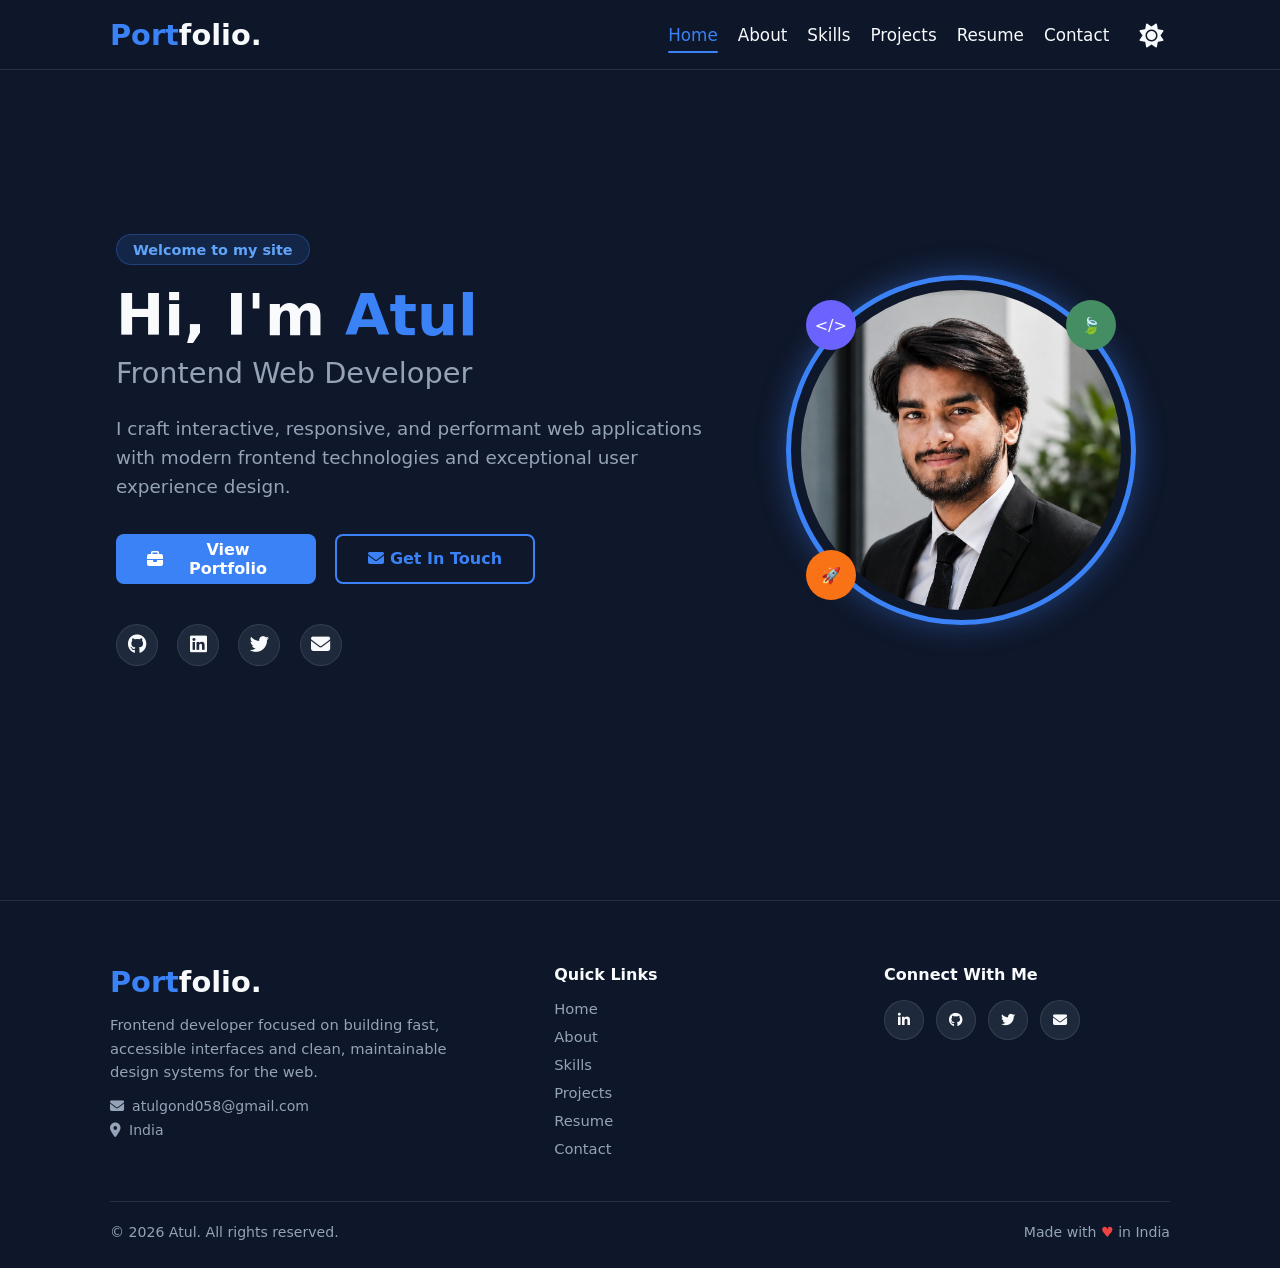
<file: index.html>
<!DOCTYPE html>
<html lang="en">
<head>
    <meta charset="UTF-8">
    <meta name="viewport" content="width=device-width, initial-scale=1.0">
    <title>Personal Portfolio</title>
    <link rel="stylesheet" href="style.css">
    <link rel="stylesheet" href="https://cdnjs.cloudflare.com/ajax/libs/font-awesome/6.4.0/css/all.min.css">
</head>
<body>
    <!-- Navigation Header -->
    <header class="header">
      <div class="nav-container">
        <a href="index.html" class="logo"><span>Port</span>folio.</a>
        
        <nav class="navbar">
            <a href="index.html" class="nav-link">Home</a>
            <a href="about.html" class="nav-link">About</a>
            <a href="skills.html" class="nav-link">Skills</a>
            <a href="projects.html" class="nav-link">Projects</a>
            <a href="resume.html" class="nav-link">Resume</a>
            <a href="contact.html" class="nav-link">Contact</a>
        </nav>

        <div class="header-actions">
          <button class="theme-toggle" id="theme-toggle" aria-label="Toggle theme">
              <i class="fas fa-sun"></i>
          </button>
          <div class="menu-toggle" id="mobile-menu">
              <i class="fas fa-bars"></i>
          </div>
        </div>
      </div>
    </header>

    <!-- Main Content -->
    <main>
        <section class="hero">
            <div class="hero-content">
                <span class="badge">Welcome to my site</span>
                <h1>Hi, I'm <span class="highlight">Atul</span></h1>
                <h2>Frontend Web Developer</h2>
                <p>I craft interactive, responsive, and performant web applications with modern frontend technologies and exceptional user experience design.</p>
                
                <div class="cta-buttons">
                    <a href="projects.html" class="btn btn-primary"><i class="fas fa-briefcase"></i> View Portfolio</a>
                    <a href="contact.html" class="btn btn-outline"><i class="fas fa-envelope"></i> Get In Touch</a>
                </div>

                <div class="hero-links">
                    <a href="https://github.com/Atulgond058" aria-label="GitHub"><i class="fab fa-github"></i></a>
                    <a href="https://www.linkedin.com/in/atul-g-31a744411/" aria-label="LinkedIn"><i class="fab fa-linkedin"></i></a>
                    <a href="#" aria-label="Twitter"><i class="fab fa-twitter"></i></a>
                    <a href="mailto:atulgond058@gmail.com" aria-label="Email" ><i class="fas fa-envelope"></i></a>
                </div>
            </div>

            <div class="hero__photo-wrap reveal">
                <div class="hero__ring">
                    <div class="hero__avatar">
                        <img src="100008374.jpeg" alt="Atul Gond">
                    </div>
                </div>
            
                <div class="hero__badge hero__badge--code">&lt;/&gt;</div>
                <div class="hero__badge hero__badge--leaf">🍃</div>
                <div class="hero__badge hero__badge--rocket">🚀</div>
            </div>
        </section>
    </main>
<!-- Footer -->
<footer>
    <div class="container">
      <div class="footer-grid">
        <div class="footer-brand">
          <div class="footer-brand__head">
            <a href="index.html" class="logo"><span>Port</span>folio.</a>
          </div>
          <p>Frontend developer focused on building fast, accessible interfaces and clean, maintainable design systems for the web.</p>
          <div class="footer-contact">
            <span><i class="fas fa-envelope"></i> atulgond058@gmail.com</span>
            <span><i class="fas fa-map-marker-alt"></i> India</span>
          </div>
        </div>

        <div>
          <div class="footer-heading">Quick Links</div>
          <ul class="footer-links">
            <li><a href="index.html">Home</a></li>
            <li><a href="about.html">About</a></li>
            <li><a href="skills.html">Skills</a></li>
            <li><a href="projects.html">Projects</a></li>
            <li><a href="resume.html">Resume</a></li>
            <li><a href="contact.html">Contact</a></li>
          </ul>
        </div>

        <div class>
          <div class="footer-heading">Connect With Me</div>
          <div class="footer-social">
            <a href="https://www.linkedin.com/in/atul-g-31a744411/" target="_blank" rel="noopener" aria-label="LinkedIn" title="LinkedIn"><i class="fab fa-linkedin-in"></i></a>
            <a href="https://github.com/Atulgond058" target="_blank" rel="noopener" aria-label="GitHub" title="GitHub"><i class="fab fa-github"></i></a>
            <a href="#" target="_blank" rel="noopener" aria-label="Twitter" title="Twitter"><i class="fab fa-twitter"></i></a>
            <a href="mailto:atulgond058@gmail.com" aria-label="Email" title="Email"><i class="fas fa-envelope"></i></a>
          </div>
        </div>
      </div>

      <div class="footer-bottom">
        <span>© 2026 Atul. All rights reserved.</span>
        <span>Made with <span class="heart">♥</span> in India</span>
      </div>
    </div>
</footer>
      
    <script src="script.js"></script>
</body>
</html>
</file>
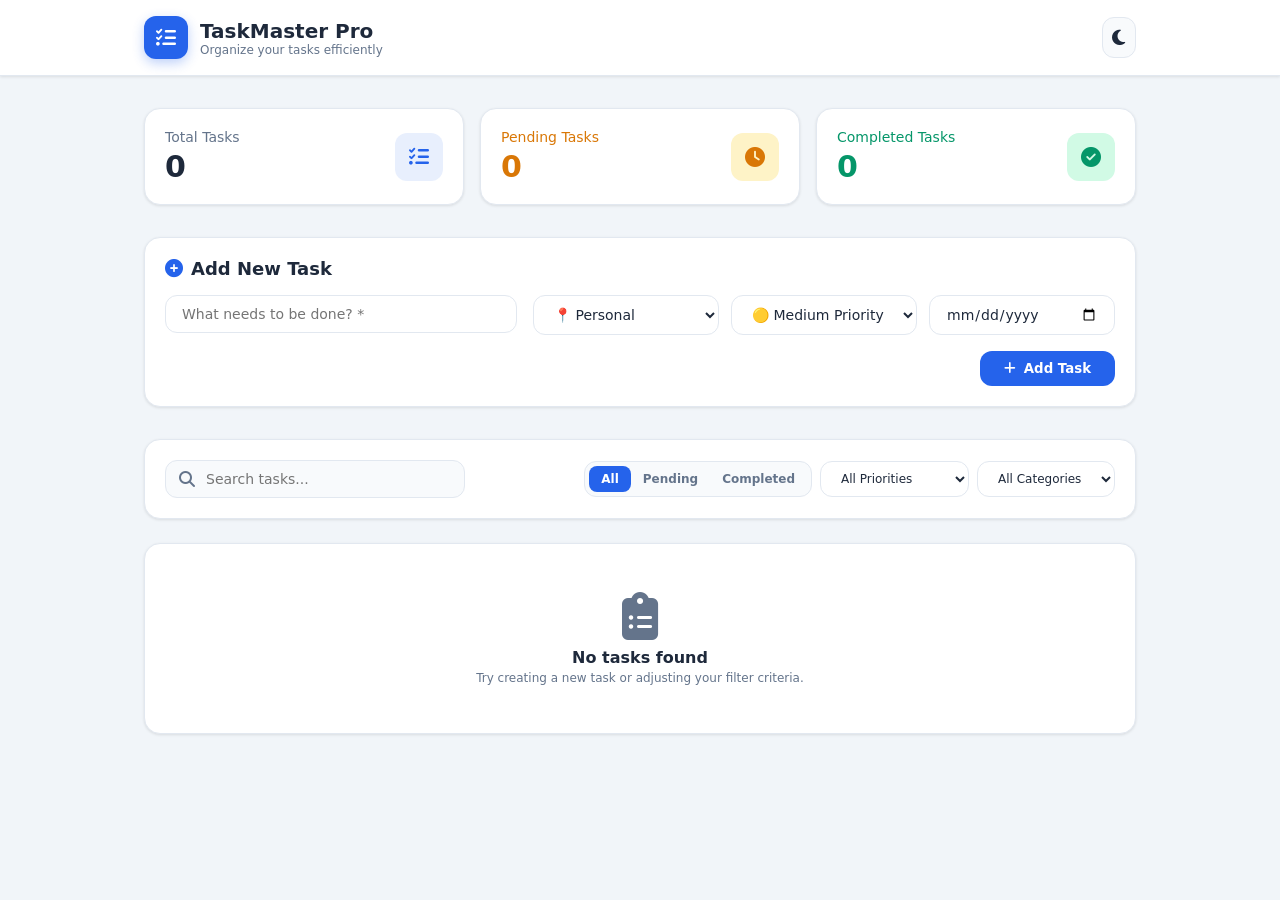
<file: Task2/index.html>
<!DOCTYPE html>
<html lang="en">
<head>
    <meta charset="UTF-8">
    <meta name="viewport" content="width=device-width, initial-scale=1.0">
    <title>TaskMaster Pro - Task Management Application</title>
    
    <!-- FontAwesome Icons -->
    <link rel="stylesheet" href="https://cdnjs.cloudflare.com/ajax/libs/font-awesome/6.4.0/css/all.min.css">
    
    <!-- External CSS -->
    <link rel="stylesheet" href="style.css">
</head>
<body>

    <!-- Header Navbar -->
    <header class="header">
        <div class="header-container">
            <div class="brand-box">
                <div class="brand-icon">
                    <i class="fa-solid fa-list-check"></i>
                </div>
                <div>
                    <h1 class="brand-title">TaskMaster Pro</h1>
                    <p class="brand-subtitle">Organize your tasks efficiently</p>
                </div>
            </div>
            
            <!-- Dark Mode Toggle Button -->
            <button id="theme-toggle" class="theme-toggle-btn">
                <i id="theme-icon" class="fa-solid fa-moon"></i>
            </button>
        </div>
    </header>

    <main class="main-container">
        
        <!-- Stats Banner -->
        <div class="stats-grid">
            <div class="card stat-card">
                <div>
                    <p class="stat-title">Total Tasks</p>
                    <h2 id="total-count" class="stat-value">0</h2>
                </div>
                <div class="stat-icon-box bg-blue">
                    <i class="fa-solid fa-tasks"></i>
                </div>
            </div>

            <div class="card stat-card">
                <div>
                    <p class="stat-title text-amber">Pending Tasks</p>
                    <h2 id="pending-count" class="stat-value text-amber">0</h2>
                </div>
                <div class="stat-icon-box bg-amber text-amber">
                    <i class="fa-solid fa-clock"></i>
                </div>
            </div>

            <div class="card stat-card">
                <div>
                    <p class="stat-title text-emerald">Completed Tasks</p>
                    <h2 id="completed-count" class="stat-value text-emerald">0</h2>
                </div>
                <div class="stat-icon-box bg-emerald text-emerald">
                    <i class="fa-solid fa-check-circle"></i>
                </div>
            </div>
        </div>

        <!-- Add Task Form Card -->
        <div class="card form-card">
            <h2 class="form-title">
                <i class="fa-solid fa-plus-circle form-title-icon"></i>
                Add New Task
            </h2>
            <form id="task-form" class="task-form-container">
                <div class="form-row">
                    <div class="flex-1">
                        <input type="text" id="task-title" placeholder="What needs to be done? *" class="input-control">
                        <p id="validation-error" class="validation-err hidden">Task title is required!</p>
                    </div>

                    <div class="select-group">
                        <select id="task-category" class="input-control">
                            <option value="Personal">📍 Personal</option>
                            <option value="Work">💼 Work</option>
                            <option value="Shopping">🛒 Shopping</option>
                            <option value="Health">❤️ Health</option>
                            <option value="Other">🏷️ Other</option>
                        </select>

                        <select id="task-priority" class="input-control">
                            <option value="Low">🟢 Low Priority</option>
                            <option value="Medium" selected>🟡 Medium Priority</option>
                            <option value="High">🔴 High Priority</option>
                        </select>

                        <input type="date" id="task-duedate" class="input-control">
                    </div>
                </div>

                <div class="btn-wrapper">
                    <button type="submit" class="btn-primary">
                        <i class="fa-solid fa-plus"></i> Add Task
                    </button>
                </div>
            </form>
        </div>

        <!-- Search & Filter Controls -->
        <div class="card toolbar-card">
            <div class="search-box">
                <i class="fa-solid fa-magnifying-glass search-icon"></i>
                <input type="text" id="search-input" placeholder="Search tasks..." class="input-control search-input">
            </div>

            <div class="filter-controls">
                <div class="tab-group">
                    <button data-filter="all" class="filter-tab active-tab">All</button>
                    <button data-filter="pending" class="filter-tab">Pending</button>
                    <button data-filter="completed" class="filter-tab">Completed</button>
                </div>

                <select id="filter-priority" class="input-control filter-select">
                    <option value="all">All Priorities</option>
                    <option value="High">High Priority</option>
                    <option value="Medium">Medium Priority</option>
                    <option value="Low">Low Priority</option>
                </select>

                <select id="filter-category" class="input-control filter-select">
                    <option value="all">All Categories</option>
                    <option value="Personal">Personal</option>
                    <option value="Work">Work</option>
                    <option value="Shopping">Shopping</option>
                    <option value="Health">Health</option>
                    <option value="Other">Other</option>
                </select>
            </div>
        </div>

        <!-- Task List Output -->
        <ul id="task-list" class="task-ul"></ul>

        <!-- Empty State Message -->
        <div id="empty-state" class="card empty-state-card hidden">
            <i class="fa-solid fa-clipboard-list empty-state-icon"></i>
            <h3 class="empty-state-title">No tasks found</h3>
            <p class="empty-state-desc">Try creating a new task or adjusting your filter criteria.</p>
        </div>
    </main>

    <!-- Modal for Editing Task -->
    <div id="edit-modal" class="modal-overlay hidden">
        <div class="card modal-card">
            <div class="modal-header">
                <h3 class="modal-title">
                    <i class="fa-solid fa-pen-to-square form-title-icon"></i> Edit Task
                </h3>
                <button id="close-modal" class="modal-close">
                    <i class="fa-solid fa-xmark"></i>
                </button>
            </div>
            
            <form id="edit-form" class="task-form-container">
                <input type="hidden" id="edit-id">
                <div>
                    <label class="modal-label">Task Title</label>
                    <input type="text" id="edit-title" class="input-control">
                    <p id="edit-validation-error" class="validation-err hidden">Task title cannot be empty!</p>
                </div>

                <div class="select-group">
                    <div>
                        <label class="modal-label">Category</label>
                        <select id="edit-category" class="input-control">
                            <option value="Personal">Personal</option>
                            <option value="Work">Work</option>
                            <option value="Shopping">Shopping</option>
                            <option value="Health">Health</option>
                            <option value="Other">Other</option>
                        </select>
                    </div>

                    <div>
                        <label class="modal-label">Priority</label>
                        <select id="edit-priority" class="input-control">
                            <option value="Low">Low</option>
                            <option value="Medium">Medium</option>
                            <option value="High">High</option>
                        </select>
                    </div>

                    <div>
                        <label class="modal-label">Due Date</label>
                        <input type="date" id="edit-duedate" class="input-control">
                    </div>
                </div>

                <div class="modal-footer">
                    <button type="button" id="cancel-edit" class="btn-primary btn-cancel">Cancel</button>
                    <button type="submit" class="btn-primary">Save Changes</button>
                </div>
            </form>
        </div>
    </div>

    <!-- External JavaScript -->
    <script src="script.js"></script>
</body>
</html>
</file>
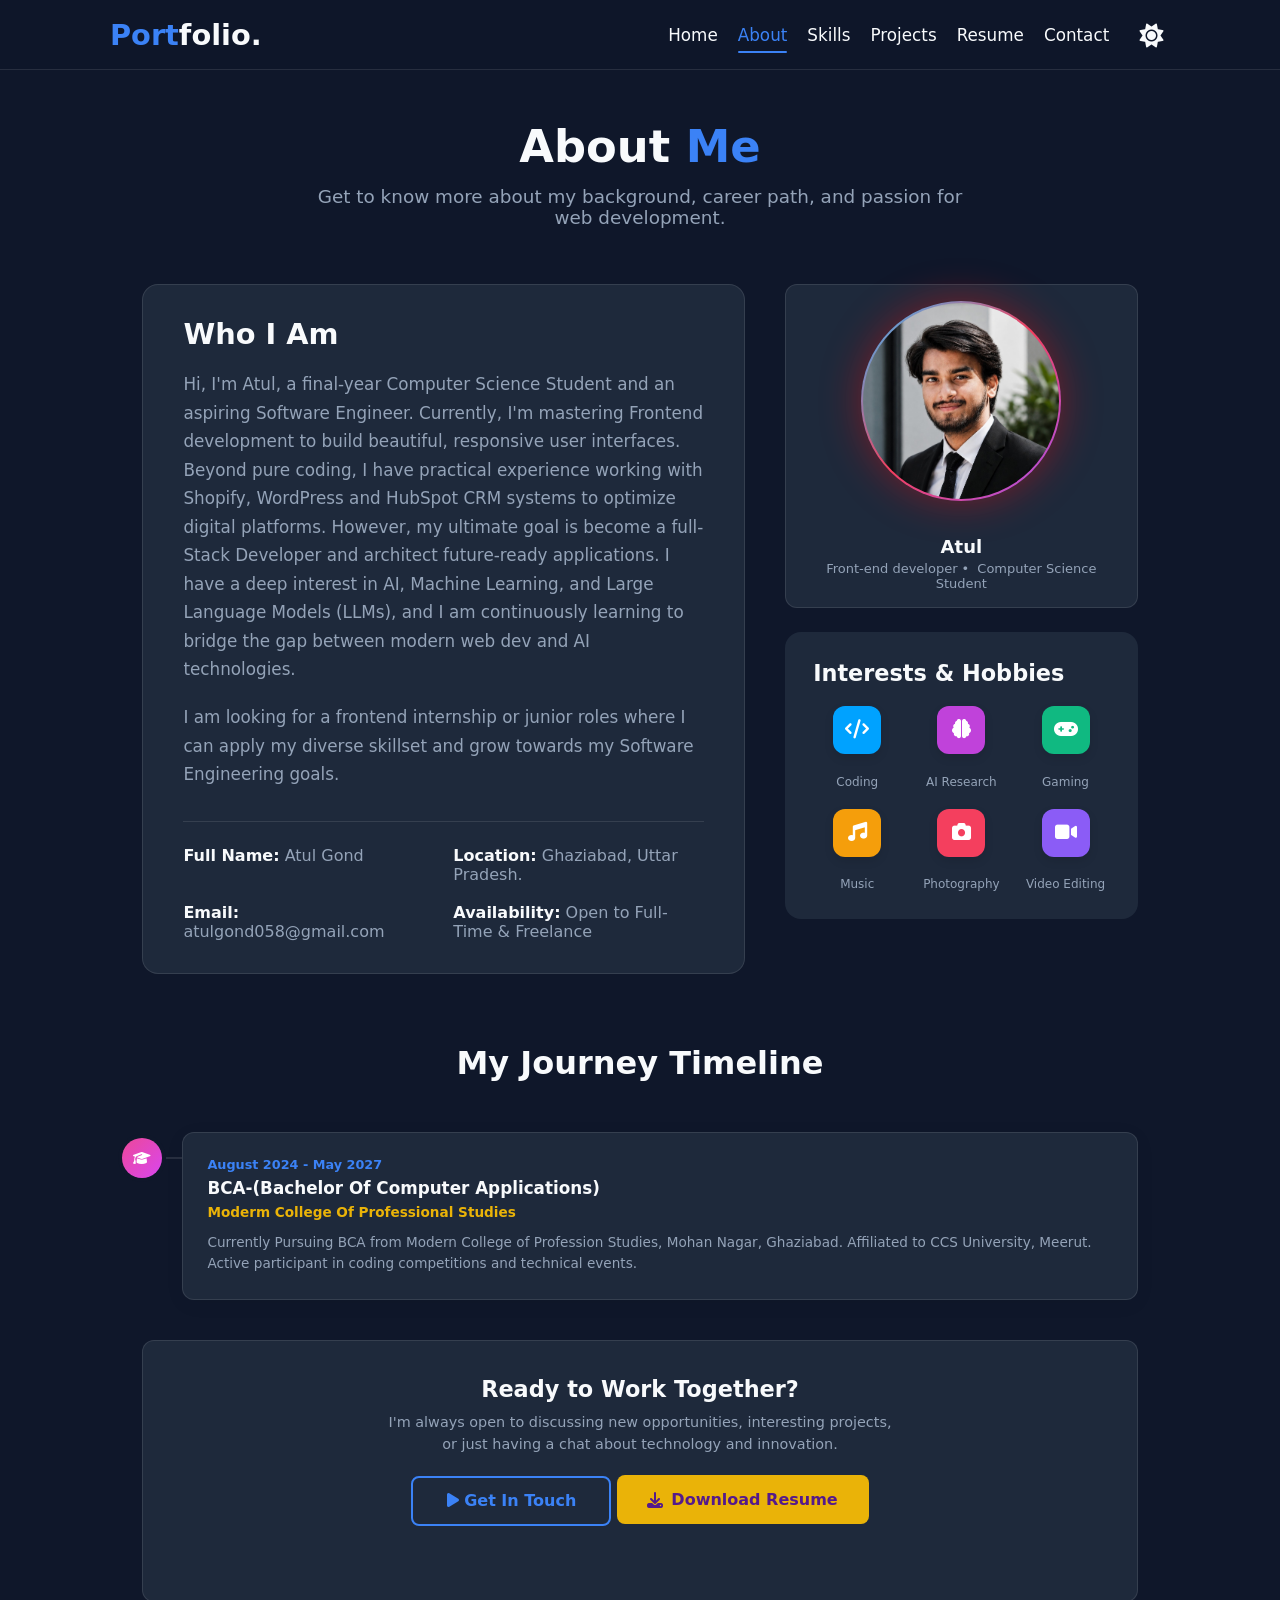
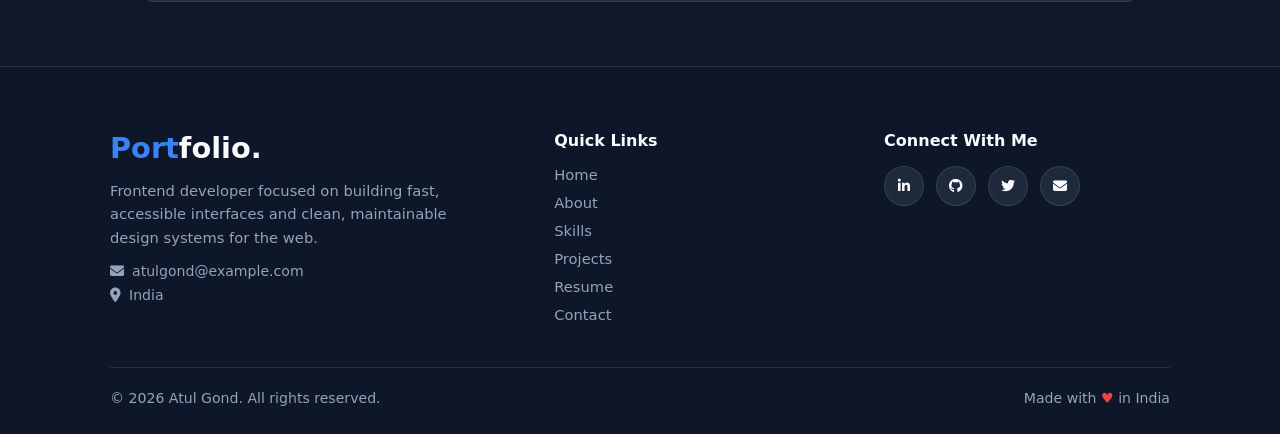
<file: about.html>
<!DOCTYPE html>
<html lang="en">
<head>
    <meta charset="UTF-8">
    <meta name="viewport" content="width=device-width, initial-scale=1.0">
    <title>About Me - Atul Gond Portfolio</title>
    <link rel="stylesheet" href="style.css">
    <link rel="stylesheet" href="https://cdnjs.cloudflare.com/ajax/libs/font-awesome/6.4.0/css/all.min.css">
</head>
<body>

    <header class="header">
      <div class="nav-container">
        <a href="index.html" class="logo"><span>Port</span>folio.</a>
        
        <nav class="navbar">
            <a href="index.html" class="nav-link">Home</a>
            <a href="about.html" class="nav-link">About</a>
            <a href="skills.html" class="nav-link">Skills</a>
            <a href="projects.html" class="nav-link">Projects</a>
            <a href="resume.html" class="nav-link">Resume</a>
            <a href="contact.html" class="nav-link">Contact</a>
        </nav>

        <div class="header-actions">
          <button class="theme-toggle" id="theme-toggle" aria-label="Toggle theme">
              <i class="fas fa-sun"></i>
          </button>
          <div class="menu-toggle" id="mobile-menu">
              <i class="fas fa-bars"></i>
          </div>
        </div>
      </div>
    </header>

    <main class="page-container">
        <div class="page-header">
            <h1>About <span class="highlight">Me</span></h1>
            <p>Get to know more about my background, career path, and passion for web development.</p>
        </div>

        <section class="about-section">
            <div class="about-card">
                <h2>Who I Am</h2>
                <p>Hi, I'm Atul, a final-year Computer Science Student and an aspiring Software Engineer. 
                  Currently, I'm mastering Frontend development to build beautiful, 
                  responsive user interfaces. Beyond pure coding, I have practical experience working with Shopify,
                  WordPress and HubSpot CRM systems to optimize digital platforms.
                  However, my ultimate goal is become 
                  a full-Stack Developer and architect future-ready applications. I have a deep interest in AI, Machine Learning, 
                  and Large Language Models (LLMs), and I am continuously learning to bridge the gap between
                  modern web dev and AI technologies.</p>
                <p>I am looking for a frontend internship or junior roles where I can apply my diverse skillset and grow towards my Software Engineering goals.</p>
                
                <div class="info-grid">
                    <div class="info-item"><strong>Full Name:</strong> Atul Gond</div>
                    <div class="info-item"><strong>Location:</strong> Ghaziabad, Uttar Pradesh.</div>
                    <div class="info-item"><strong>Email:</strong> atulgond058@gmail.com</div>
                    <div class="info-item"><strong>Availability:</strong> Open to Full-Time & Freelance</div>
                </div>
            </div>

            <!-- Right Section Stack -->
    <div class="right-column">
      <div class="card profile-card">
        <div class="avatar-wrapper">
          <div class="avatar-ring">
            <img id="avatarImage" class="avatar-img" src="100008374.jpeg" alt="Atul">
          </div>
        </div>

        <div class="profile-info">
          <h3>Atul</h3>
          <p>Front-end developer<span>•</span> Computer Science Student</p>
        </div>
      </div>

      <div class="interests-card">
        <h3 class="card-title">Interests & Hobbies</h3>
        
        <div class="interests-grid" id="interestsContainer">
               <!--for logo-->    </div>
      </div>
    </section>
    
    <section class="container">
      <h1 class="main-title">My Journey Timeline</h1>
  
      <!-- Timeline Section -->
        <div class="timeline-item right">
          <div class="timeline-icon icon-pink">
            <i class="fa-solid fa-graduation-cap"></i>
          </div>
          <div class="timeline-card">
            <span class="date">August 2024 - May 2027</span>
            <h3 class="role">BCA-(Bachelor Of Computer Applications)</h3>
            <span class="company">Moderm College Of Professional Studies</span>
            <p class="description">
              Currently Pursuing BCA from Modern College of Profession Studies, Mohan Nagar, Ghaziabad. Affiliated to CCS University, Meerut. Active participant in coding competitions and technical events.
            </p>
          </div>
        </div>
      </section>
  
      <!-- Ready to Work Together CTA Card -->
      <div class="cta-card">
        <h2>Ready to Work Together?</h2>
        <p>I'm always open to discussing new opportunities, interesting projects, or just having a chat about technology and innovation.</p>
        
        <div class="cta-buttons">
          <a href="contact.html" class="btn btn-outline" id="getInTouchBtn">
            <i class="fa-solid fa-play"></i>
            Get In Touch
          </a>
          <a href="" class="btn btn-solid" id="downloadResumeBtn">
            <i href="" class="fa-solid fa-download"></i>
            Download Resume
          </a>
        </div>
      </div>
    </div>
    </main>

    <!--footer-->
        <footer>
            <div class="container">
              <div class="footer-grid">
                <div class="footer-brand">
                  <div class="footer-brand__head">
                    <a href="index.html" class="logo"><span>Port</span>folio.</a>
                  </div>
                  <p>Frontend developer focused on building fast, accessible interfaces and clean, maintainable design systems for the web.</p>
                  <div class="footer-contact">
                    <span><i class="fas fa-envelope"></i> atulgond@example.com</span>
                    <span><i class="fas fa-map-marker-alt"></i> India</span>
                  </div>
                </div>
        
                <div>
                  <div class="footer-heading">Quick Links</div>
                  <ul class="footer-links">
                    <li><a href="index.html">Home</a></li>
                    <li><a href="about.html">About</a></li>
                    <li><a href="skills.html">Skills</a></li>
                    <li><a href="projects.html">Projects</a></li>
                    <li><a href="resume.html">Resume</a></li>
                    <li><a href="contact.html">Contact</a></li>
                  </ul>
                </div>
        
                <div>
                  <div class="footer-heading">Connect With Me</div>
                  <div class="footer-social">
                    <a href="https://www.linkedin.com/in/atul-g-31a744411/" target="_blank" rel="noopener" aria-label="LinkedIn" title="LinkedIn"><i class="fab fa-linkedin-in"></i></a>
                    <a href="https://github.com/Atulgond058" target="_blank" rel="noopener" aria-label="GitHub" title="GitHub"><i class="fab fa-github"></i></a>
                    <a href="#" target="_blank" rel="noopener" aria-label="Twitter" title="Twitter"><i class="fab fa-twitter"></i></a>
                    <a href="mailto:atulgond058@gmail.com" aria-label="Email" title="Email"><i class="fas fa-envelope"></i></a>
                   </div>
                </div>
              </div>
        
              <div class="footer-bottom">
                <span>© 2026 Atul Gond. All rights reserved.</span>
                <span>Made with <span class="heart">♥</span> in India</span>
              </div>
            </div>
        </footer>
              

    <script src="script.js"></script>
</body>
</html>
</file>
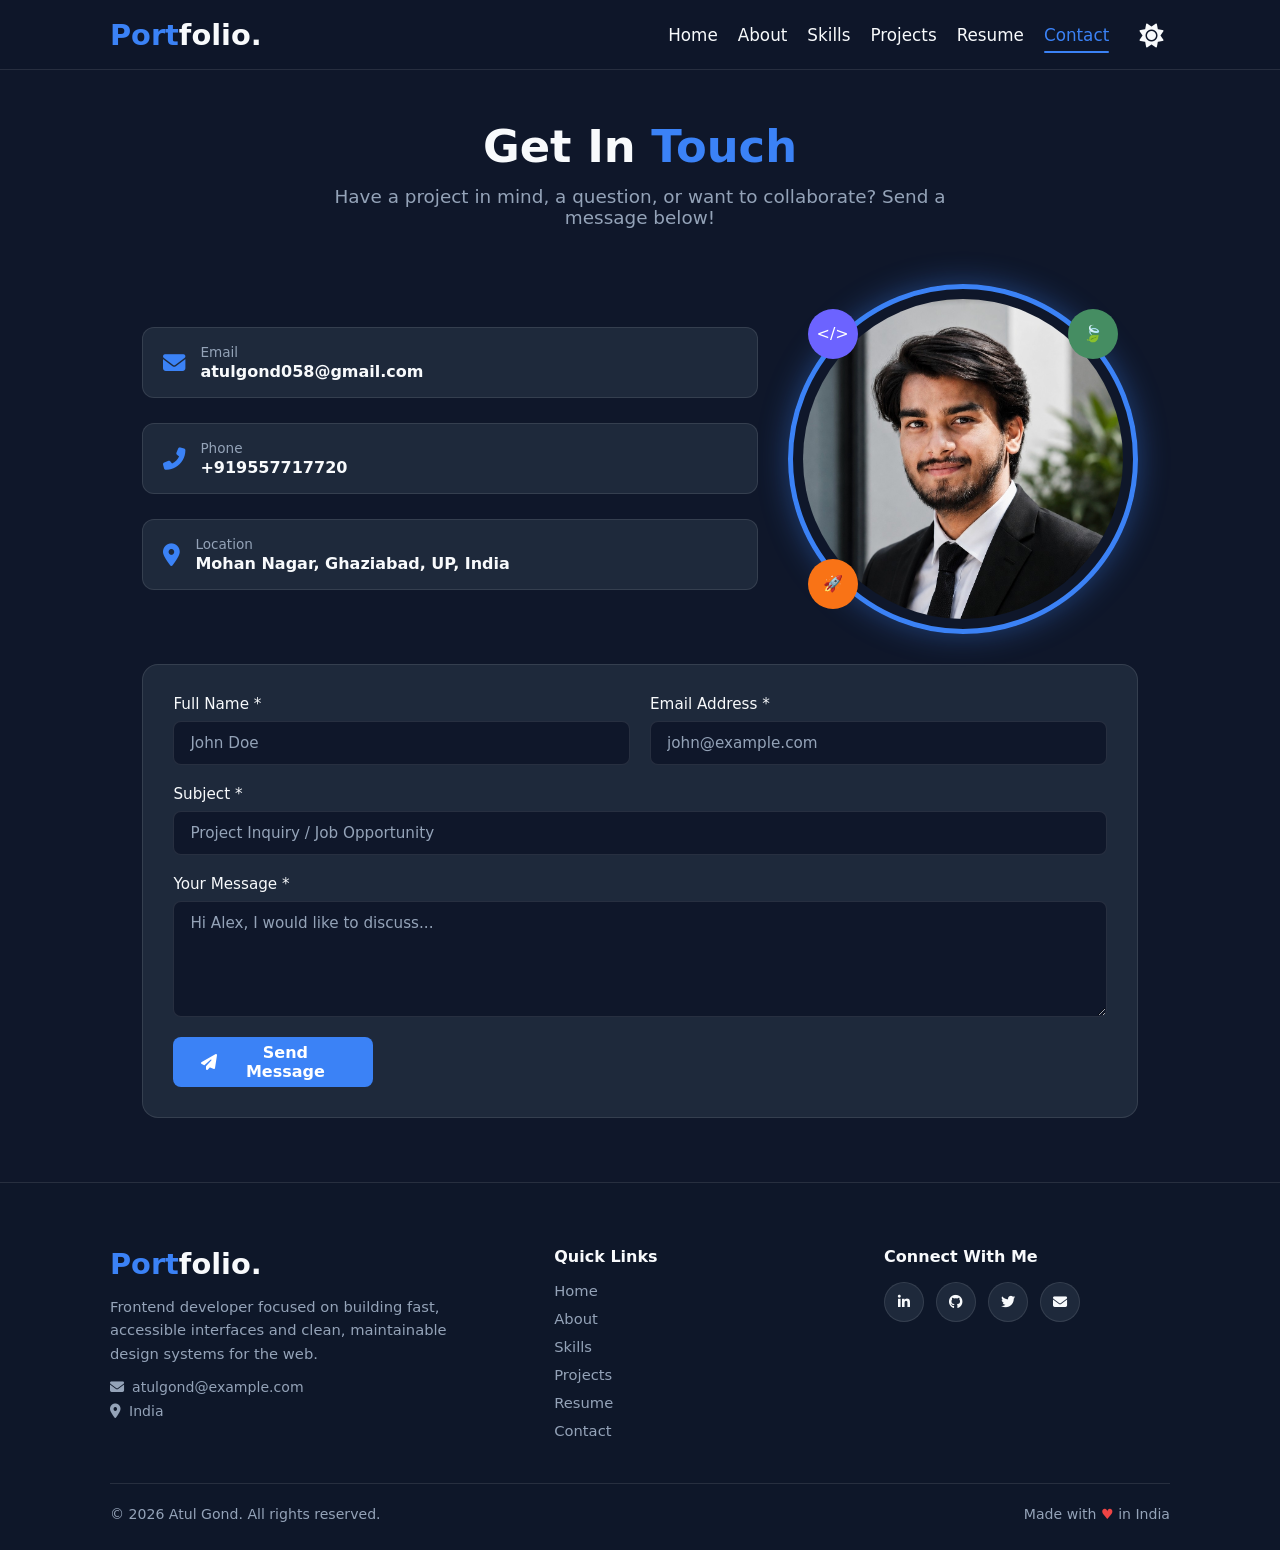
<file: contact.html>
<!DOCTYPE html>
<html lang="en">
<head>
    <meta charset="UTF-8">
    <meta name="viewport" content="width=device-width, initial-scale=1.0">
    <title>Contact - Atul Gond Portfolio</title>
    <link rel="stylesheet" href="style.css">
    <link rel="stylesheet" href="https://cdnjs.cloudflare.com/ajax/libs/font-awesome/6.4.0/css/all.min.css">
</head>
<body>

    <header class="header">
      <div class="nav-container">
        <a href="index.html" class="logo"><span>Port</span>folio.</a>
        
        <nav class="navbar">
            <a href="index.html" class="nav-link">Home</a>
            <a href="about.html" class="nav-link">About</a>
            <a href="skills.html" class="nav-link">Skills</a>
            <a href="projects.html" class="nav-link">Projects</a>
            <a href="resume.html" class="nav-link">Resume</a>
            <a href="contact.html" class="nav-link">Contact</a>
        </nav>

        <div class="header-actions">
            <button class="theme-toggle" id="theme-toggle" aria-label="Toggle theme">
                <i class="fas fa-sun"></i>
            </button>
            <div class="menu-toggle" id="mobile-menu">
                <i class="fas fa-bars"></i>
            </div>
        </div>
      </div>
    </header>

    <main class="page-container">
        <div class="page-header">
            <h1>Get In <span class="highlight">Touch</span></h1>
            <p>Have a project in mind, a question, or want to collaborate? Send a message below!</p>
        </div>

        
    <section class="contact-section">
      
        <!-- TOP ROW: Photo (Left) + Info Cards (Right) -->
        <div class="top-row">
          
  
          <!-- Right Column: Info Cards -->
          <div class="info-cards">
            <div class="card">
              <i class="fas fa-envelope"></i>
              <div class="details">
                <span class="label">Email</span>
                <span class="value">atulgond058@gmail.com</span>
              </div>
            </div>
  
            <div class="card">
              <i class="fas fa-phone-alt"></i>
              <div class="details">
                <span class="label">Phone</span>
                <span class="value">+919557717720</span>
              </div>
            </div>
  
            <div class="card">
              <i class="fas fa-map-marker-alt"></i>
              <div class="details">
                <span class="label">Location</span>
                <span class="value">Mohan Nagar, Ghaziabad, UP, India</span>
              </div>
            </div>
          </div>
  
          <!-- Left Column: Profile Photo -->
          <div class="hero__photo-wrap reveal">
            <div class="hero__ring">
                <div class="hero__avatar">
                    <img src="100008374.jpeg" alt="Atul Gond">
                </div>
            </div>
        
            <div class="hero__badge hero__badge--code">&lt;/&gt;</div>
            <div class="hero__badge hero__badge--leaf">🍃</div>
            <div class="hero__badge hero__badge--rocket">🚀</div>
        </div>
        </div>
  
        <!-- BOTTOM ROW: Full Width Contact Form -->
        <div class="bottom-row">
          <form id="contact-form" class="contact-form" novalidate>
            
            <div class="form-row">
              <div class="form-group">
                <label for="name">Full Name *</label>
                <input type="text" id="name" placeholder="John Doe">
                <span class="error-msg" id="name-error"></span>
              </div>
              <div class="form-group">
                <label for="email">Email Address *</label>
                <input type="email" id="email" placeholder="john@example.com">
                <span class="error-msg" id="email-error"></span>
              </div>
            </div>
  
            <div class="form-group">
              <label for="subject">Subject *</label>
              <input type="text" id="subject" placeholder="Project Inquiry / Job Opportunity">
              <span class="error-msg" id="subject-error"></span>
            </div>
  
            <div class="form-group">
              <label for="message">Your Message *</label>
              <textarea id="message" rows="5" placeholder="Hi Alex, I would like to discuss..."></textarea>
              <span class="error-msg" id="message-error"></span>
            </div>
  
            <button type="submit" class="btn btn-primary">
              <i class="fas fa-paper-plane"></i> Send Message
            </button>
            <div id="form-status" class="form-status"></div>
  
          </form>
        </div>
  
    </section>
    </main>

    <!--footer-->
    <footer>
        <div class="container">
          <div class="footer-grid">
            <div class="footer-brand">
              <div class="footer-brand__head">
                <a href="index.html" class="logo"><span>Port</span>folio.</a>
              </div>
              <p>Frontend developer focused on building fast, accessible interfaces and clean, maintainable design systems for the web.</p>
              <div class="footer-contact">
                <span><i class="fas fa-envelope"></i> atulgond@example.com</span>
                <span><i class="fas fa-map-marker-alt"></i> India</span>
              </div>
            </div>
    
            <div>
              <div class="footer-heading">Quick Links</div>
              <ul class="footer-links">
                <li><a href="index.html">Home</a></li>
                <li><a href="about.html">About</a></li>
                <li><a href="skills.html">Skills</a></li>
                <li><a href="projects.html">Projects</a></li>
                <li><a href="resume.html">Resume</a></li>
                <li><a href="contact.html">Contact</a></li>
              </ul>
            </div>
    
            <div>
              <div class="footer-heading">Connect With Me</div>
              <div class="footer-social">
                <a href="https://www.linkedin.com/in/atul-g-31a744411/" target="_blank" rel="noopener" aria-label="LinkedIn" title="LinkedIn"><i class="fab fa-linkedin-in"></i></a>
                <a href="https://github.com/Atulgond058" target="_blank" rel="noopener" aria-label="GitHub" title="GitHub"><i class="fab fa-github"></i></a>
                <a href="#" target="_blank" rel="noopener" aria-label="Twitter" title="Twitter"><i class="fab fa-twitter"></i></a>
               <a href="mailto:atulgond058@gmail.com" aria-label="Email" title="Email"><i class="fas fa-envelope"></i></a>
              </div>
            </div>
          </div>
    
          <div class="footer-bottom">
            <span>© 2026 Atul Gond. All rights reserved.</span>
            <span>Made with <span class="heart">♥</span> in India</span>
          </div>
        </div>
    </footer>

          
    <script src="script.js"></script>
</body>
</html>
</file>
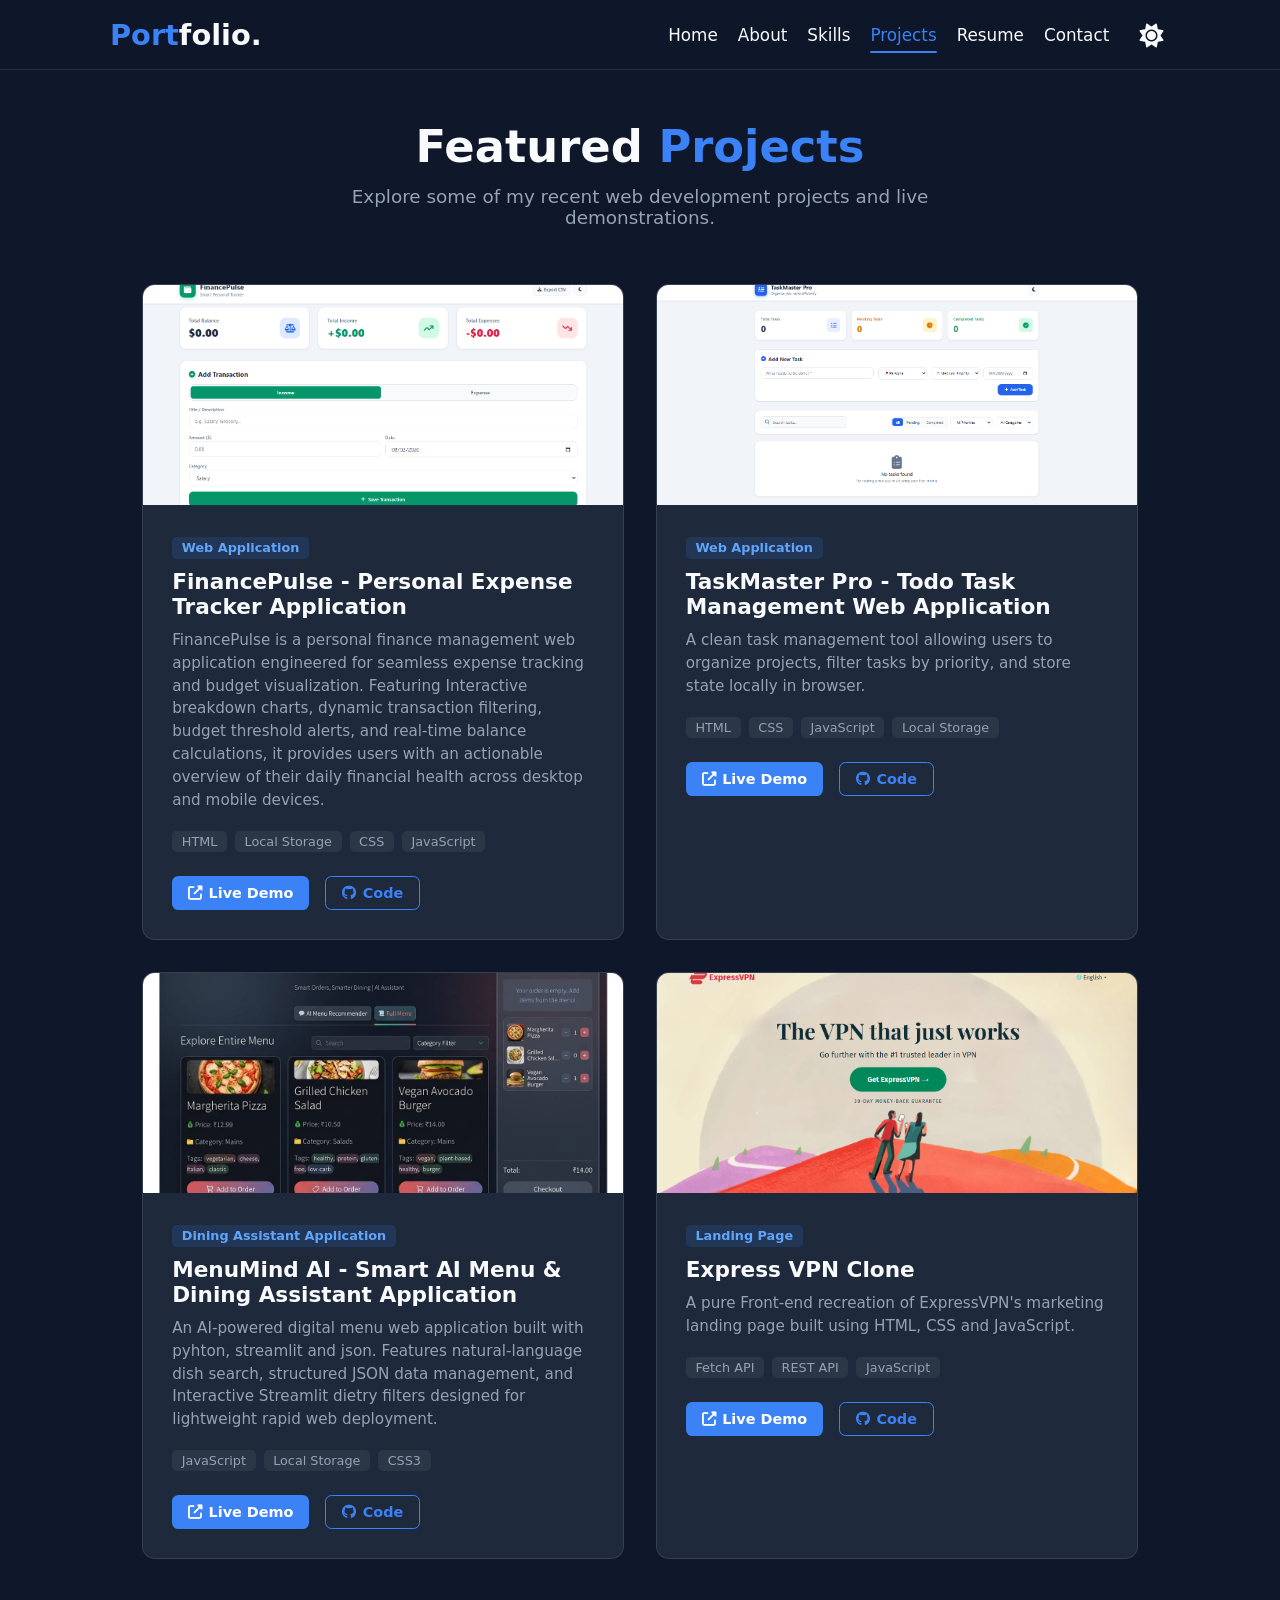
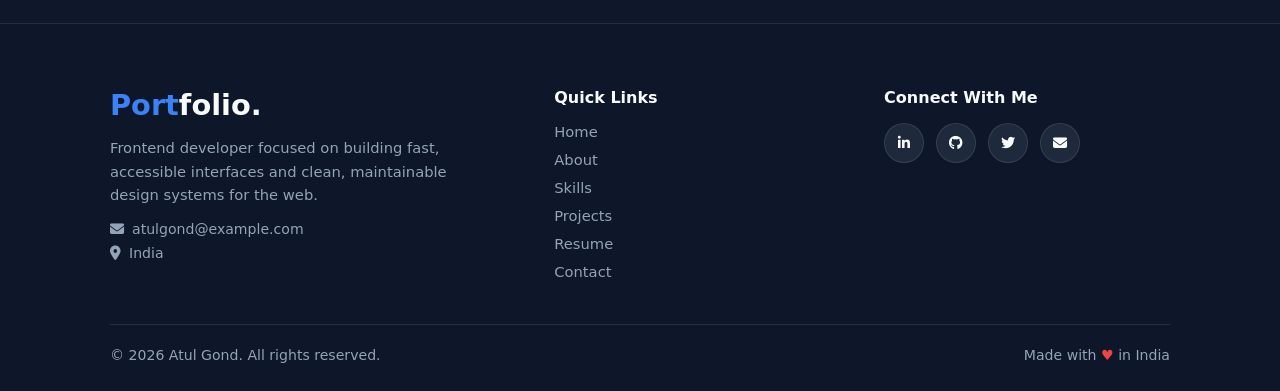
<file: projects.html>
<!DOCTYPE html>
<html lang="en">
<head>
    <meta charset="UTF-8">
    <meta name="viewport" content="width=device-width, initial-scale=1.0">
    <title>Projects - Atul Gond Portfolio</title>
    <link rel="stylesheet" href="style.css">
    <link rel="stylesheet" href="https://cdnjs.cloudflare.com/ajax/libs/font-awesome/6.4.0/css/all.min.css">
</head>
<body>

<header class="header">
    <div class="nav-container">
        <a href="index.html" class="logo"><span>Port</span>folio.</a>
        
        <nav class="navbar">
            <a href="index.html" class="nav-link">Home</a>
            <a href="about.html" class="nav-link">About</a>
            <a href="skills.html" class="nav-link">Skills</a>
            <a href="projects.html" class="nav-link">Projects</a>
            <a href="resume.html" class="nav-link">Resume</a>
            <a href="contact.html" class="nav-link">Contact</a>
        </nav>

        <div class="header-actions">
            <button class="theme-toggle" id="theme-toggle" aria-label="Toggle theme">
                <i class="fas fa-sun"></i>
            </button>
            <div class="menu-toggle" id="mobile-menu">
                <i class="fas fa-bars"></i>
            </div>
        </div>
    </div>    
</header>

    <main class="page-container">
        <div class="page-header">
            <h1>Featured <span class="highlight">Projects</span></h1>
            <p>Explore some of my recent web development projects and live demonstrations.</p>
        </div>

        <section class="projects-grid">
            <div class="project-card">
                <div class="project-img-wrapper">
                    <img src="finance.png" alt="E-Commerce Analytics Dashboard">
                </div>
                <div class="project-body">
                    <span class="project-tag">Web Application</span>
                    <h3>FinancePulse - Personal Expense Tracker Application</h3>
                    <p>FinancePulse is a personal finance management web application engineered for seamless expense tracking and budget visualization. 
                        Featuring Interactive breakdown charts, dynamic transaction filtering, budget threshold alerts, and real-time balance calculations, 
                        it provides users with an actionable overview of their daily financial health across desktop and mobile devices.</p>
                    <div class="tech-stack">
                        <span>HTML</span><span>Local Storage</span><span>CSS</span><span>JavaScript</span>
                    </div>
                    <div class="project-links">
                        <a href="#" class="btn-sm"><i class="fas fa-external-link-alt"></i> Live Demo</a>
                        <a href="#" class="btn-sm btn-sm-outline"><i class="fab fa-github"></i> Code</a>
                    </div>
                </div>
            </div>

            <div class="project-card">
                <div class="project-img-wrapper">
                    <img src="todo.png" alt="Productivity Task Manager">
                </div>
                <div class="project-body">
                    <span class="project-tag">Web Application</span>
                    <h3>TaskMaster Pro - Todo Task Management Web Application</h3>
                    <p>A clean task management tool allowing users to organize projects, filter tasks by priority, and store state locally in browser.</p>
                    <div class="tech-stack">
                        <span>HTML</span><span>CSS</span><span>JavaScript</span><span>Local Storage</span>
                    </div>
                    <div class="project-links">
                        <a href="#" class="btn-sm"><i class="fas fa-external-link-alt"></i> Live Demo</a>
                        <a href="#" class="btn-sm btn-sm-outline"><i class="fab fa-github"></i> Code</a>
                    </div>
                </div>
            </div>

            
            <div class="project-card">
                <div class="project-img-wrapper">
                    <img src="menumind.jpeg" alt="Productivity Task Manager">
                </div>
                <div class="project-body">
                    <span class="project-tag">Dining Assistant Application</span>
                    <h3>MenuMind AI - Smart AI Menu & Dining Assistant Application</h3>
                    <p>An AI-powered digital menu web application built with pyhton, streamlit and json. Features natural-language dish search, structured JSON data management, and Interactive Streamlit dietry filters designed for lightweight rapid web deployment.</p>
                    <div class="tech-stack">
                        <span>JavaScript</span><span>Local Storage</span><span>CSS3</span>
                    </div>
                    <div class="project-links">
                        <a href="#" class="btn-sm"><i class="fas fa-external-link-alt"></i> Live Demo</a>
                        <a href="#" class="btn-sm btn-sm-outline"><i class="fab fa-github"></i> Code</a>
                    </div>
                </div>
            </div>


            <div class="project-card">
                <div class="project-img-wrapper">
                    <img src="expressv.png" alt="Weather Query & Forecast App">
                </div>
                <div class="project-body">
                    <span class="project-tag">Landing Page</span>
                    <h3>Express VPN Clone</h3>
                    <p>A pure Front-end recreation of ExpressVPN's marketing landing page built using HTML, CSS and JavaScript.</p>
                    <div class="tech-stack">
                        <span>Fetch API</span><span>REST API</span><span>JavaScript</span>
                    </div>
                    <div class="project-links">
                        <a href="#" class="btn-sm"><i class="fas fa-external-link-alt"></i> Live Demo</a>
                        <a href="#" class="btn-sm btn-sm-outline"><i class="fab fa-github"></i> Code</a>
                    </div>
                </div>
            </div>
        </section>
    </main>

   <!--footer-->
   <footer>
    <div class="container">
      <div class="footer-grid">
        <div class="footer-brand">
          <div class="footer-brand__head">
            <a href="index.html" class="logo"><span>Port</span>folio.</a>
          </div>
          <p>Frontend developer focused on building fast, accessible interfaces and clean, maintainable design systems for the web.</p>
          <div class="footer-contact">
            <span><i class="fas fa-envelope"></i> atulgond@example.com</span>
            <span><i class="fas fa-map-marker-alt"></i> India</span>
          </div>
        </div>

        <div>
          <div class="footer-heading">Quick Links</div>
          <ul class="footer-links">
            <li><a href="index.html">Home</a></li>
            <li><a href="about.html">About</a></li>
            <li><a href="skills.html">Skills</a></li>
            <li><a href="projects.html">Projects</a></li>
            <li><a href="resume.html">Resume</a></li>
            <li><a href="contact.html">Contact</a></li>
          </ul>
        </div>

        <div>
          <div class="footer-heading">Connect With Me</div>
          <div class="footer-social">
            <a href="https://www.linkedin.com/in/atul-g-31a744411/" target="_blank" rel="noopener" aria-label="LinkedIn" title="LinkedIn"><i class="fab fa-linkedin-in"></i></a>
            <a href="https://github.com/Atulgond058" target="_blank" rel="noopener" aria-label="GitHub" title="GitHub"><i class="fab fa-github"></i></a>
            <a href="#" target="_blank" rel="noopener" aria-label="Twitter" title="Twitter"><i class="fab fa-twitter"></i></a>
            <a href="mailto:atulgond058@gmail.com" aria-label="Email" title="Email"><i class="fas fa-envelope"></i></a>
          </div>
        </div>
      </div>

      <div class="footer-bottom">
        <span>© 2026 Atul Gond. All rights reserved.</span>
        <span>Made with <span class="heart">♥</span> in India</span>
      </div>
    </div>
</footer>

    <script src="script.js"></script>
</body>
</html>
</file>
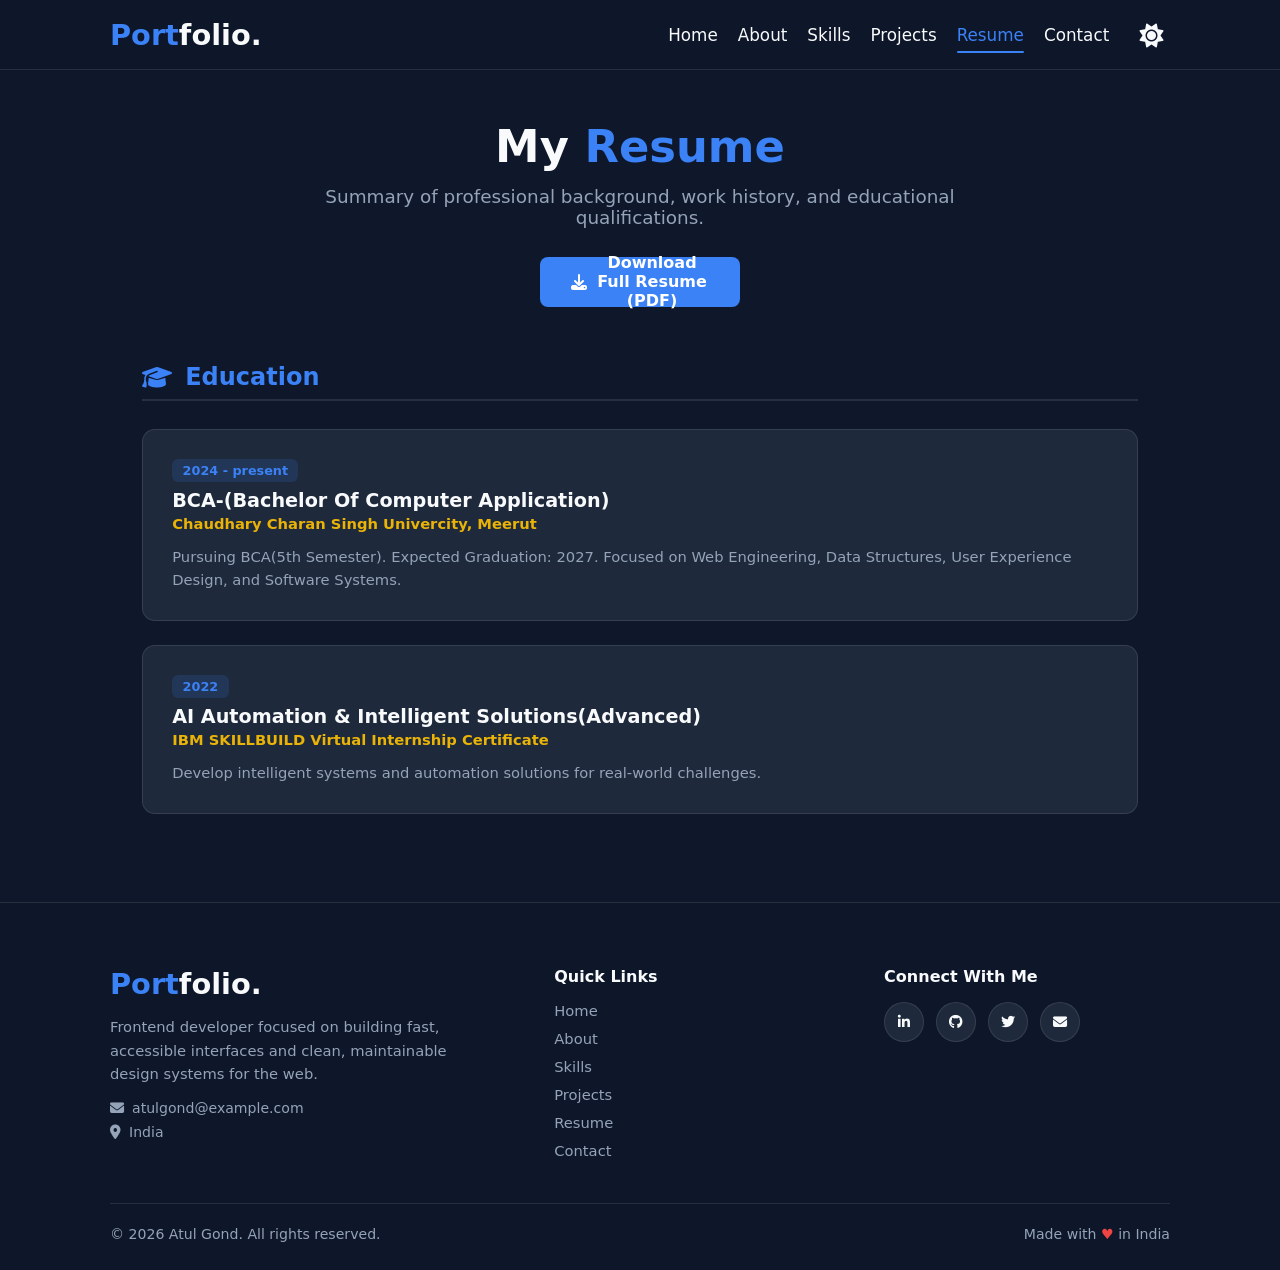
<file: resume.html>
<!DOCTYPE html>
<html lang="en">
<head>
    <meta charset="UTF-8">
    <meta name="viewport" content="width=device-width, initial-scale=1.0">
    <title>Resume - Atul Gond Portfolio</title>
    <link rel="stylesheet" href="style.css">
    <link rel="stylesheet" href="https://cdnjs.cloudflare.com/ajax/libs/font-awesome/6.4.0/css/all.min.css">
</head>
<body>

    <header class="header">
      <div class="nav-container">
        <a href="index.html" class="logo"><span>Port</span>folio.</a>
        
        <nav class="navbar">
            <a href="index.html" class="nav-link">Home</a>
            <a href="about.html" class="nav-link">About</a>
            <a href="skills.html" class="nav-link">Skills</a>
            <a href="projects.html" class="nav-link">Projects</a>
            <a href="resume.html" class="nav-link">Resume</a>
            <a href="contact.html" class="nav-link">Contact</a>
        </nav>

        <div class="header-actions">
          <button class="theme-toggle" id="theme-toggle" aria-label="Toggle theme">
              <i class="fas fa-sun"></i>
          </button>
          <div class="menu-toggle" id="mobile-menu">
              <i class="fas fa-bars"></i>
          </div>
        </div>
      </div> 
    </header>

    <main class="page-container">
        <div class="page-header">
            <h1>My <span class="highlight">Resume</span></h1>
            <p>Summary of professional background, work history, and educational qualifications.</p>
            <div class="resume-download-bar">
                <a href="sample_resume.pdf" download class="btn btn-primary"><i class="fas fa-download"></i> Download Full Resume (PDF)</a>
            </div>
        </div>

            <div class="resume-column">
                <h2><i class="fas fa-graduation-cap"></i> Education</h2>
                
                <div class="resume-card">
                    <span class="resume-date">2024 - present</span>
                    <h3>BCA-(Bachelor Of Computer Application)</h3>
                    <h4>Chaudhary Charan Singh Univercity, Meerut</h4>
                    <p>Pursuing BCA(5th Semester). Expected Graduation: 2027. Focused on Web Engineering, Data Structures, User Experience Design, and Software Systems.</p>
                </div>

                <div class="resume-card">
                    <span class="resume-date">2022</span>
                    <h3>AI Automation & Intelligent Solutions(Advanced)</h3>
                    <h4>IBM SKILLBUILD  Virtual Internship Certificate</h4>
                    <p>Develop intelligent systems and automation solutions for real-world challenges.</p>
                </div>
            </div>
    </main>

    <!--footer-->
    <footer>
        <div class="container">
          <div class="footer-grid">
            <div class="footer-brand">
              <div class="footer-brand__head">
                <a href="index.html" class="logo"><span>Port</span>folio.</a>
              </div>
              <p>Frontend developer focused on building fast, accessible interfaces and clean, maintainable design systems for the web.</p>
              <div class="footer-contact">
                <span><i class="fas fa-envelope"></i> atulgond@example.com</span>
                <span><i class="fas fa-map-marker-alt"></i> India</span>
              </div>
            </div>
    
            <div>
              <div class="footer-heading">Quick Links</div>
              <ul class="footer-links">
                <li><a href="index.html">Home</a></li>
                <li><a href="about.html">About</a></li>
                <li><a href="skills.html">Skills</a></li>
                <li><a href="projects.html">Projects</a></li>
                <li><a href="resume.html">Resume</a></li>
                <li><a href="contact.html">Contact</a></li>
              </ul>
            </div>
    
            <div>
              <div class="footer-heading">Connect With Me</div>
              <div class="footer-social">
                <a href="https://www.linkedin.com/in/atul-g-31a744411/" target="_blank" rel="noopener" aria-label="LinkedIn" title="LinkedIn"><i class="fab fa-linkedin-in"></i></a>
                <a href="https://github.com/Atulgond058" target="_blank" rel="noopener" aria-label="GitHub" title="GitHub"><i class="fab fa-github"></i></a>
                <a href="#" target="_blank" rel="noopener" aria-label="Twitter" title="Twitter"><i class="fab fa-twitter"></i></a>
                <a href="mailto:atulgond058@gmail.com" aria-label="Email" title="Email"><i class="fas fa-envelope"></i></a>
              </div>
            </div>
          </div>
    
          <div class="footer-bottom">
            <span>© 2026 Atul Gond. All rights reserved.</span>
            <span>Made with <span class="heart">♥</span> in India</span>
          </div>
        </div>
    </footer>


    <script src="script.js"></script>
</body>
</html>
</file>
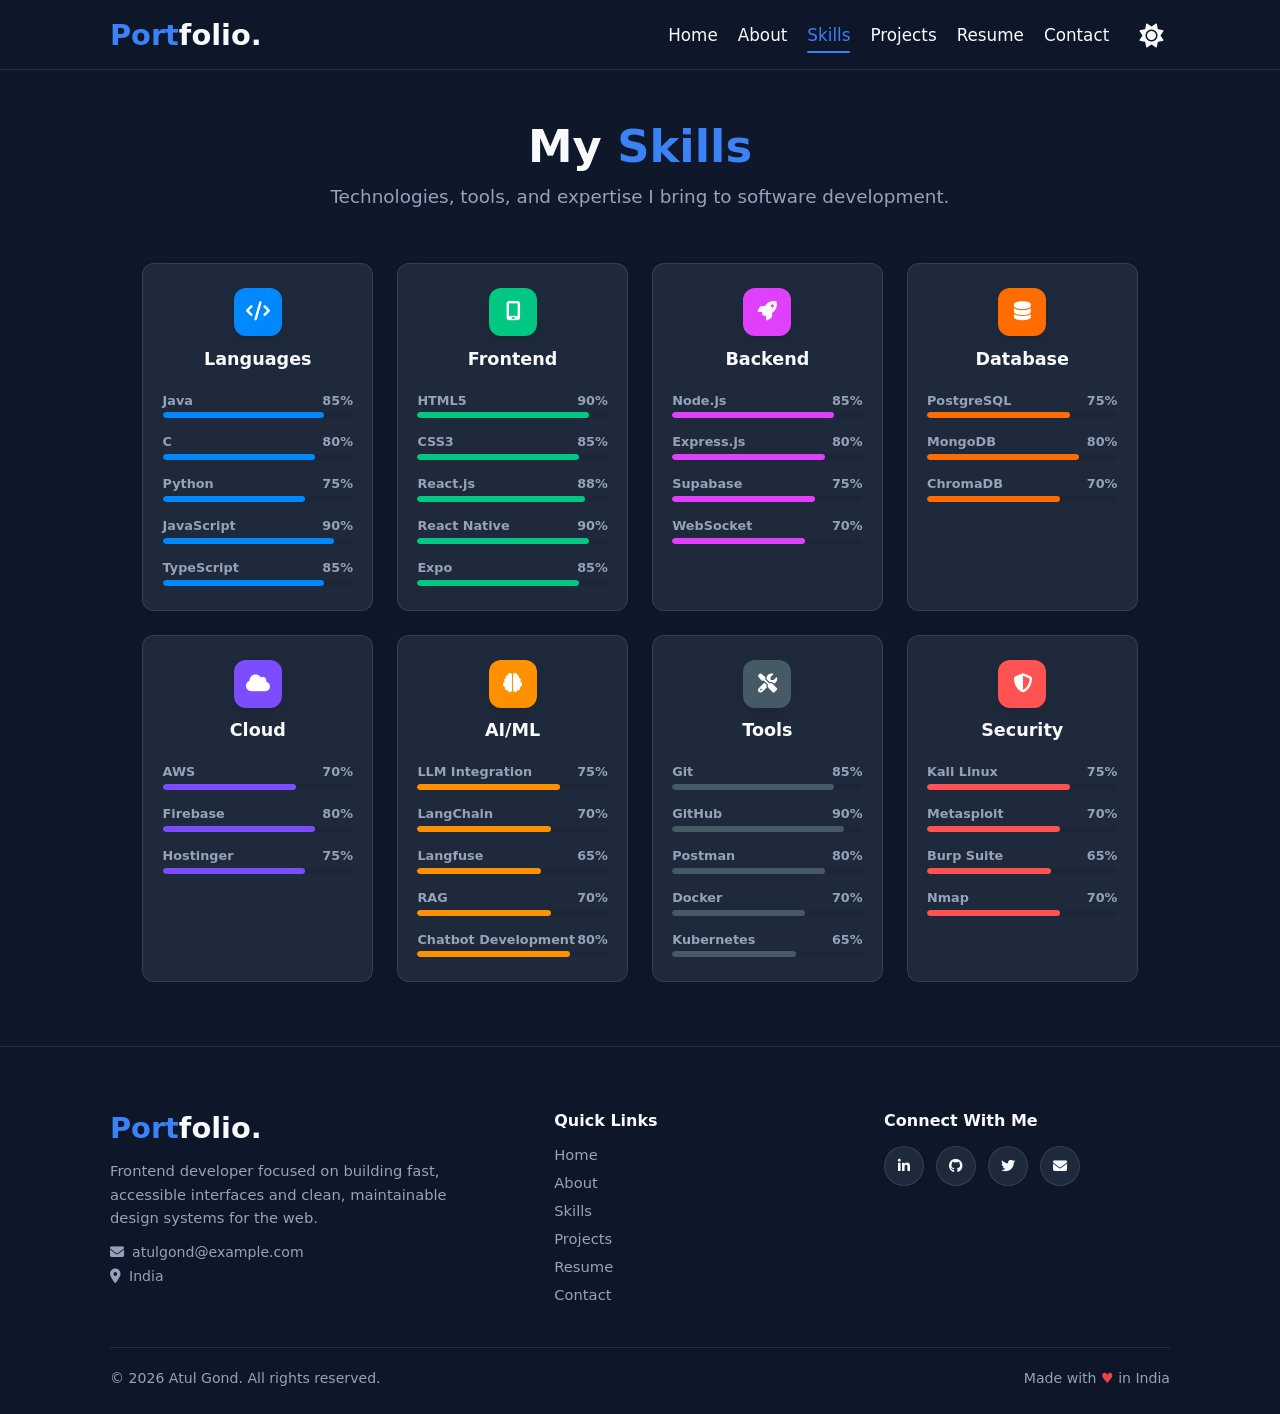
<file: skills.html>
<!DOCTYPE html>
<html lang="en">
<head>
    <meta charset="UTF-8">
    <meta name="viewport" content="width=device-width, initial-scale=1.0">
    <title>Skills - Atul Gond Portfolio</title>
    <link rel="stylesheet" href="style.css">
    <link rel="stylesheet" href="https://cdnjs.cloudflare.com/ajax/libs/font-awesome/6.4.0/css/all.min.css">
</head>
<body>

    <header class="header">
        <div class="nav-container">
        <a href="index.html" class="logo"><span>Port</span>folio.</a>
        
        <nav class="navbar">
            <a href="index.html" class="nav-link">Home</a>
            <a href="about.html" class="nav-link">About</a>
            <a href="skills.html" class="nav-link">Skills</a>
            <a href="projects.html" class="nav-link">Projects</a>
            <a href="resume.html" class="nav-link">Resume</a>
            <a href="contact.html" class="nav-link">Contact</a>
        </nav>
        
        <div class="header-actions">
          <button class="theme-toggle" id="theme-toggle" aria-label="Toggle theme">
              <i class="fas fa-sun"></i>
          </button>
          <div class="menu-toggle" id="mobile-menu">
              <i class="fas fa-bars"></i>
          </div>
        </div>
        </div>
    </header>

    <main class="page-container">
      <div class="page-header">
          <h1>My <span class="highlight">Skills</span></h1>
          <p>Technologies, tools, and expertise I bring to software development.</p>
      </div>
  
      <section class="skills-category-grid">
          <!-- 1. Languages -->
          <div class="category-card">
              <div class="category-header">
                  <div class="icon-box blue-bg"><i class="fas fa-code"></i></div>
                  <h3>Languages</h3>
              </div>
              <div class="skills-list">
                  <div class="skill-item">
                      <div class="skill-info"><span>Java</span><span>85%</span></div>
                      <div class="progress-bar"><div class="progress blue-bar" style="width: 85%;"></div></div>
                  </div>
                  <div class="skill-item">
                      <div class="skill-info"><span>C</span><span>80%</span></div>
                      <div class="progress-bar"><div class="progress blue-bar" style="width: 80%;"></div></div>
                  </div>
                  <div class="skill-item">
                      <div class="skill-info"><span>Python</span><span>75%</span></div>
                      <div class="progress-bar"><div class="progress blue-bar" style="width: 75%;"></div></div>
                  </div>
                  <div class="skill-item">
                      <div class="skill-info"><span>JavaScript</span><span>90%</span></div>
                      <div class="progress-bar"><div class="progress blue-bar" style="width: 90%;"></div></div>
                  </div>
                  <div class="skill-item">
                      <div class="skill-info"><span>TypeScript</span><span>85%</span></div>
                      <div class="progress-bar"><div class="progress blue-bar" style="width: 85%;"></div></div>
                  </div>
              </div>
          </div>
  
          <!-- 2. Frontend -->
          <div class="category-card">
              <div class="category-header">
                  <div class="icon-box green-bg"><i class="fas fa-mobile-alt"></i></div>
                  <h3>Frontend</h3>
              </div>
              <div class="skills-list">
                  <div class="skill-item">
                      <div class="skill-info"><span>HTML5</span><span>90%</span></div>
                      <div class="progress-bar"><div class="progress green-bar" style="width: 90%;"></div></div>
                  </div>
                  <div class="skill-item">
                      <div class="skill-info"><span>CSS3</span><span>85%</span></div>
                      <div class="progress-bar"><div class="progress green-bar" style="width: 85%;"></div></div>
                  </div>
                  <div class="skill-item">
                      <div class="skill-info"><span>React.js</span><span>88%</span></div>
                      <div class="progress-bar"><div class="progress green-bar" style="width: 88%;"></div></div>
                  </div>
                  <div class="skill-item">
                      <div class="skill-info"><span>React Native</span><span>90%</span></div>
                      <div class="progress-bar"><div class="progress green-bar" style="width: 90%;"></div></div>
                  </div>
                  <div class="skill-item">
                      <div class="skill-info"><span>Expo</span><span>85%</span></div>
                      <div class="progress-bar"><div class="progress green-bar" style="width: 85%;"></div></div>
                  </div>
              </div>
          </div>
  
          <!-- 3. Backend -->
          <div class="category-card">
              <div class="category-header">
                  <div class="icon-box pink-bg"><i class="fas fa-rocket"></i></div>
                  <h3>Backend</h3>
              </div>
              <div class="skills-list">
                  <div class="skill-item">
                      <div class="skill-info"><span>Node.js</span><span>85%</span></div>
                      <div class="progress-bar"><div class="progress pink-bar" style="width: 85%;"></div></div>
                  </div>
                  <div class="skill-item">
                      <div class="skill-info"><span>Express.js</span><span>80%</span></div>
                      <div class="progress-bar"><div class="progress pink-bar" style="width: 80%;"></div></div>
                  </div>
                  <div class="skill-item">
                      <div class="skill-info"><span>Supabase</span><span>75%</span></div>
                      <div class="progress-bar"><div class="progress pink-bar" style="width: 75%;"></div></div>
                  </div>
                  <div class="skill-item">
                      <div class="skill-info"><span>WebSocket</span><span>70%</span></div>
                      <div class="progress-bar"><div class="progress pink-bar" style="width: 70%;"></div></div>
                  </div>
              </div>
          </div>
  
          <!-- 4. Database -->
          <div class="category-card">
              <div class="category-header">
                  <div class="icon-box orange-bg"><i class="fas fa-database"></i></div>
                  <h3>Database</h3>
              </div>
              <div class="skills-list">
                  <div class="skill-item">
                      <div class="skill-info"><span>PostgreSQL</span><span>75%</span></div>
                      <div class="progress-bar"><div class="progress orange-bar" style="width: 75%;"></div></div>
                  </div>
                  <div class="skill-item">
                      <div class="skill-info"><span>MongoDB</span><span>80%</span></div>
                      <div class="progress-bar"><div class="progress orange-bar" style="width: 80%;"></div></div>
                  </div>
                  <div class="skill-item">
                      <div class="skill-info"><span>ChromaDB</span><span>70%</span></div>
                      <div class="progress-bar"><div class="progress orange-bar" style="width: 70%;"></div></div>
                  </div>
              </div>
          </div>
  
          <!-- 5. Cloud -->
          <div class="category-card">
              <div class="category-header">
                  <div class="icon-box purple-bg"><i class="fas fa-cloud"></i></div>
                  <h3>Cloud</h3>
              </div>
              <div class="skills-list">
                  <div class="skill-item">
                      <div class="skill-info"><span>AWS</span><span>70%</span></div>
                      <div class="progress-bar"><div class="progress purple-bar" style="width: 70%;"></div></div>
                  </div>
                  <div class="skill-item">
                      <div class="skill-info"><span>Firebase</span><span>80%</span></div>
                      <div class="progress-bar"><div class="progress purple-bar" style="width: 80%;"></div></div>
                  </div>
                  <div class="skill-item">
                      <div class="skill-info"><span>Hostinger</span><span>75%</span></div>
                      <div class="progress-bar"><div class="progress purple-bar" style="width: 75%;"></div></div>
                  </div>
              </div>
          </div>
  
          <!-- 6. AI/ML -->
          <div class="category-card">
              <div class="category-header">
                  <div class="icon-box amber-bg"><i class="fas fa-brain"></i></div>
                  <h3>AI/ML</h3>
              </div>
              <div class="skills-list">
                  <div class="skill-item">
                      <div class="skill-info"><span>LLM Integration</span><span>75%</span></div>
                      <div class="progress-bar"><div class="progress amber-bar" style="width: 75%;"></div></div>
                  </div>
                  <div class="skill-item">
                      <div class="skill-info"><span>LangChain</span><span>70%</span></div>
                      <div class="progress-bar"><div class="progress amber-bar" style="width: 70%;"></div></div>
                  </div>
                  <div class="skill-item">
                      <div class="skill-info"><span>Langfuse</span><span>65%</span></div>
                      <div class="progress-bar"><div class="progress amber-bar" style="width: 65%;"></div></div>
                  </div>
                  <div class="skill-item">
                      <div class="skill-info"><span>RAG</span><span>70%</span></div>
                      <div class="progress-bar"><div class="progress amber-bar" style="width: 70%;"></div></div>
                  </div>
                  <div class="skill-item">
                      <div class="skill-info"><span>Chatbot Development</span><span>80%</span></div>
                      <div class="progress-bar"><div class="progress amber-bar" style="width: 80%;"></div></div>
                  </div>
              </div>
          </div>
  
          <!-- 7. Tools -->
          <div class="category-card">
              <div class="category-header">
                  <div class="icon-box dark-bg"><i class="fas fa-tools"></i></div>
                  <h3>Tools</h3>
              </div>
              <div class="skills-list">
                  <div class="skill-item">
                      <div class="skill-info"><span>Git</span><span>85%</span></div>
                      <div class="progress-bar"><div class="progress dark-bar" style="width: 85%;"></div></div>
                  </div>
                  <div class="skill-item">
                      <div class="skill-info"><span>GitHub</span><span>90%</span></div>
                      <div class="progress-bar"><div class="progress dark-bar" style="width: 90%;"></div></div>
                  </div>
                  <div class="skill-item">
                      <div class="skill-info"><span>Postman</span><span>80%</span></div>
                      <div class="progress-bar"><div class="progress dark-bar" style="width: 80%;"></div></div>
                  </div>
                  <div class="skill-item">
                      <div class="skill-info"><span>Docker</span><span>70%</span></div>
                      <div class="progress-bar"><div class="progress dark-bar" style="width: 70%;"></div></div>
                  </div>
                  <div class="skill-item">
                      <div class="skill-info"><span>Kubernetes</span><span>65%</span></div>
                      <div class="progress-bar"><div class="progress dark-bar" style="width: 65%;"></div></div>
                  </div>
              </div>
          </div>
  
          <!-- 8. Security -->
          <div class="category-card">
              <div class="category-header">
                  <div class="icon-box red-bg"><i class="fas fa-shield-alt"></i></div>
                  <h3>Security</h3>
              </div>
              <div class="skills-list">
                  <div class="skill-item">
                      <div class="skill-info"><span>Kali Linux</span><span>75%</span></div>
                      <div class="progress-bar"><div class="progress red-bar" style="width: 75%;"></div></div>
                  </div>
                  <div class="skill-item">
                      <div class="skill-info"><span>Metasploit</span><span>70%</span></div>
                      <div class="progress-bar"><div class="progress red-bar" style="width: 70%;"></div></div>
                  </div>
                  <div class="skill-item">
                      <div class="skill-info"><span>Burp Suite</span><span>65%</span></div>
                      <div class="progress-bar"><div class="progress red-bar" style="width: 65%;"></div></div>
                  </div>
                  <div class="skill-item">
                      <div class="skill-info"><span>Nmap</span><span>70%</span></div>
                      <div class="progress-bar"><div class="progress red-bar" style="width: 70%;"></div></div>
                  </div>
              </div>
          </div>
      </section>
  </main>
  
<!--footer-->
<footer>
    <div class="container">
      <div class="footer-grid">
        <div class="footer-brand">
          <div class="footer-brand__head">
            <a href="index.html" class="logo"><span>Port</span>folio.</a>
          </div>
          <p>Frontend developer focused on building fast, accessible interfaces and clean, maintainable design systems for the web.</p>
          <div class="footer-contact">
            <span><i class="fas fa-envelope"></i> atulgond@example.com</span>
            <span><i class="fas fa-map-marker-alt"></i> India</span>
          </div>
        </div>

        <div>
          <div class="footer-heading">Quick Links</div>
          <ul class="footer-links">
            <li><a href="index.html">Home</a></li>
            <li><a href="about.html">About</a></li>
            <li><a href="skills.html">Skills</a></li>
            <li><a href="projects.html">Projects</a></li>
            <li><a href="resume.html">Resume</a></li>
            <li><a href="contact.html">Contact</a></li>
          </ul>
        </div>

        <div>
          <div class="footer-heading">Connect With Me</div>
          <div class="footer-social">
            <a href="https://www.linkedin.com/in/atul-g-31a744411/" target="_blank" rel="noopener" aria-label="LinkedIn" title="LinkedIn"><i class="fab fa-linkedin-in"></i></a>
            <a href="https://github.com/Atulgond058" target="_blank" rel="noopener" aria-label="GitHub" title="GitHub"><i class="fab fa-github"></i></a>
            <a href="#" target="_blank" rel="noopener" aria-label="Twitter" title="Twitter"><i class="fab fa-twitter"></i></a>
            <a href="mailto:atulgond058@gmail.com" aria-label="Email" title="Email"><i class="fas fa-envelope"></i></a>
          </div>
        </div>
      </div>

      <div class="footer-bottom">
        <span>© 2026 Atul Gond. All rights reserved.</span>
        <span>Made with <span class="heart">♥</span> in India</span>
      </div>
    </div>
</footer>


    <script src="script.js"></script>
</body>
</html>
</file>
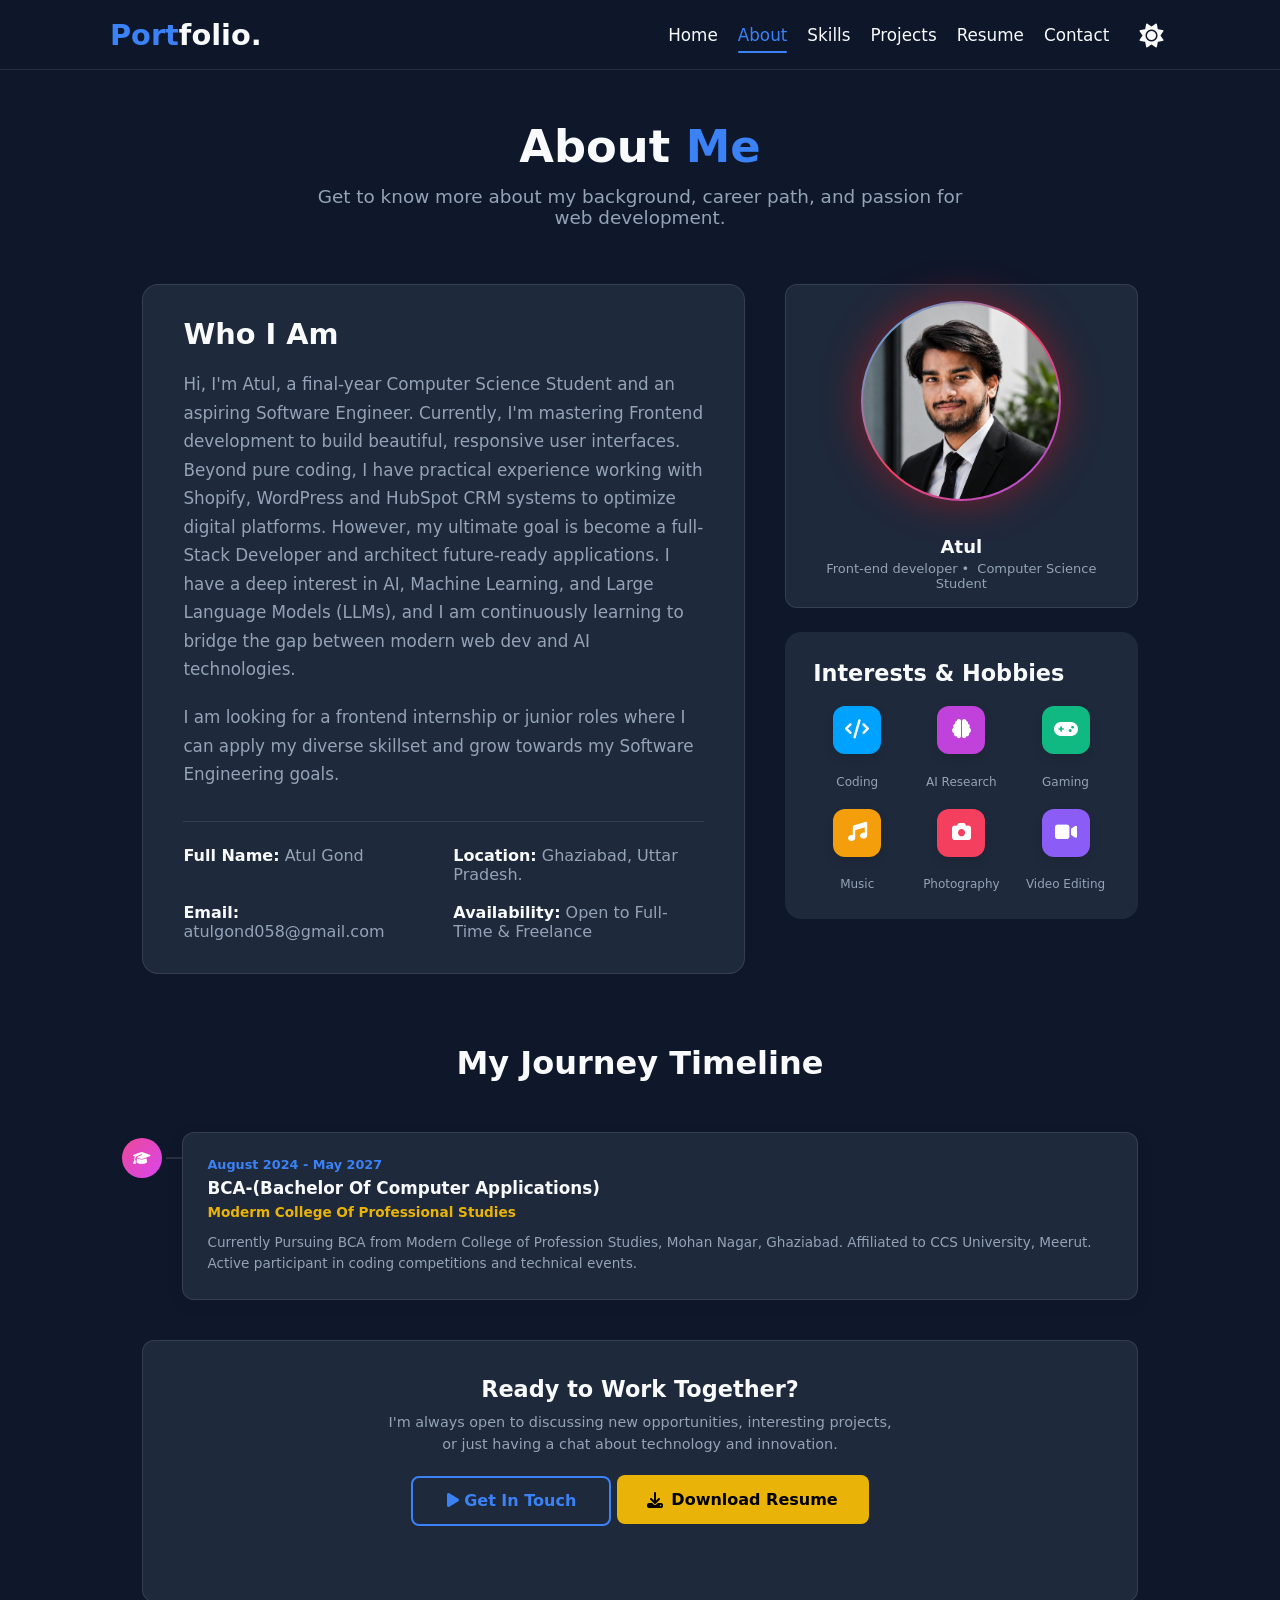
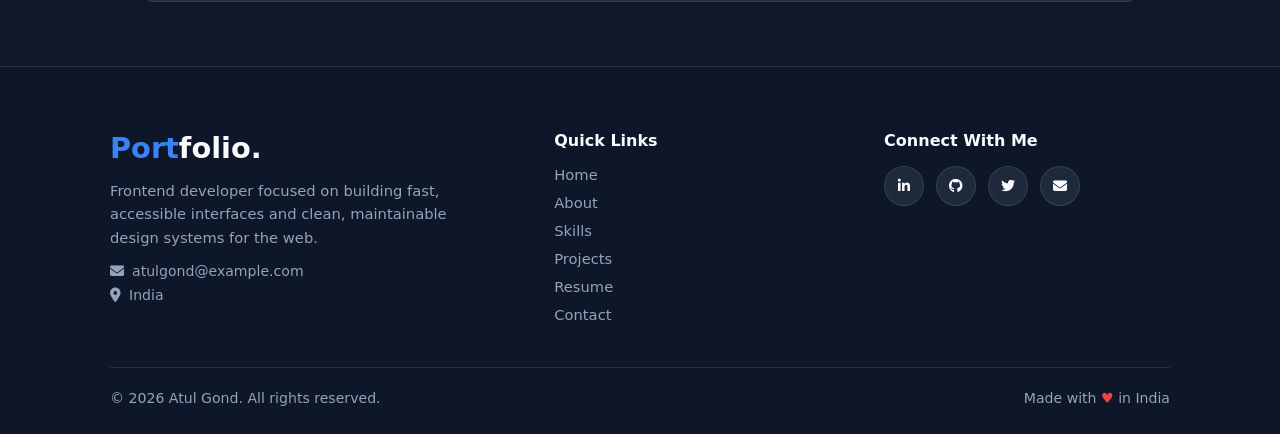
<file: Task1/about.html>
<!DOCTYPE html>
<html lang="en">
<head>
    <meta charset="UTF-8">
    <meta name="viewport" content="width=device-width, initial-scale=1.0">
    <title>About Me - Atul Gond Portfolio</title>
    <link rel="stylesheet" href="style.css">
    <link rel="stylesheet" href="https://cdnjs.cloudflare.com/ajax/libs/font-awesome/6.4.0/css/all.min.css">
</head>
<body>

    <header class="header">
      <div class="nav-container">
        <a href="index.html" class="logo"><span>Port</span>folio.</a>
        
        <nav class="navbar">
            <a href="index.html" class="nav-link">Home</a>
            <a href="about.html" class="nav-link">About</a>
            <a href="skills.html" class="nav-link">Skills</a>
            <a href="projects.html" class="nav-link">Projects</a>
            <a href="resume.html" class="nav-link">Resume</a>
            <a href="contact.html" class="nav-link">Contact</a>
        </nav>

        <div class="header-actions">
          <button class="theme-toggle" id="theme-toggle" aria-label="Toggle theme">
              <i class="fas fa-sun"></i>
          </button>
          <div class="menu-toggle" id="mobile-menu">
              <i class="fas fa-bars"></i>
          </div>
        </div>
      </div>
    </header>

    <main class="page-container">
        <div class="page-header">
            <h1>About <span class="highlight">Me</span></h1>
            <p>Get to know more about my background, career path, and passion for web development.</p>
        </div>

        <section class="about-section">
            <div class="about-card">
                <h2>Who I Am</h2>
                <p>Hi, I'm Atul, a final-year Computer Science Student and an aspiring Software Engineer. 
                  Currently, I'm mastering Frontend development to build beautiful, 
                  responsive user interfaces. Beyond pure coding, I have practical experience working with Shopify,
                  WordPress and HubSpot CRM systems to optimize digital platforms.
                  However, my ultimate goal is become 
                  a full-Stack Developer and architect future-ready applications. I have a deep interest in AI, Machine Learning, 
                  and Large Language Models (LLMs), and I am continuously learning to bridge the gap between
                  modern web dev and AI technologies.</p>
                <p>I am looking for a frontend internship or junior roles where I can apply my diverse skillset and grow towards my Software Engineering goals.</p>
                
                <div class="info-grid">
                    <div class="info-item"><strong>Full Name:</strong> Atul Gond</div>
                    <div class="info-item"><strong>Location:</strong> Ghaziabad, Uttar Pradesh.</div>
                    <div class="info-item"><strong>Email:</strong> atulgond058@gmail.com</div>
                    <div class="info-item"><strong>Availability:</strong> Open to Full-Time & Freelance</div>
                </div>
            </div>

            <!-- Right Section Stack -->
    <div class="right-column">
      <div class="card profile-card">
        <div class="avatar-wrapper">
          <div class="avatar-ring">
            <img id="avatarImage" class="avatar-img" src="100008374.jpeg" alt="Atul">
          </div>
        </div>

        <div class="profile-info">
          <h3>Atul</h3>
          <p>Front-end developer<span>•</span> Computer Science Student</p>
        </div>
      </div>

      <div class="interests-card">
        <h3 class="card-title">Interests & Hobbies</h3>
        
        <div class="interests-grid" id="interestsContainer">
               <!--for logo-->    </div>
      </div>
    </section>
    
    <section class="container">
      <h1 class="main-title">My Journey Timeline</h1>
  
      <!-- Timeline Section -->
        <div class="timeline-item right">
          <div class="timeline-icon icon-pink">
            <i class="fa-solid fa-graduation-cap"></i>
          </div>
          <div class="timeline-card">
            <span class="date">August 2024 - May 2027</span>
            <h3 class="role">BCA-(Bachelor Of Computer Applications)</h3>
            <span class="company">Moderm College Of Professional Studies</span>
            <p class="description">
              Currently Pursuing BCA from Modern College of Profession Studies, Mohan Nagar, Ghaziabad. Affiliated to CCS University, Meerut. Active participant in coding competitions and technical events.
            </p>
          </div>
        </div>
      </section>
  
      <!-- Ready to Work Together CTA Card -->
      <div class="cta-card">
        <h2>Ready to Work Together?</h2>
        <p>I'm always open to discussing new opportunities, interesting projects, or just having a chat about technology and innovation.</p>
        
        <div class="cta-buttons">
          <a href="contact.html" class="btn btn-outline" id="getInTouchBtn">
            <i class="fa-solid fa-play"></i>
            Get In Touch
          </a>
          <a href="AtulResume.pdf" class="btn btn-solid" id="downloadResumeBtn">
            <i href="AtulResume.pdf" class="fa-solid fa-download"></i>
            Download Resume
          </a>
        </div>
      </div>
    </div>
    </main>

    <!--footer-->
        <footer>
            <div class="container">
              <div class="footer-grid">
                <div class="footer-brand">
                  <div class="footer-brand__head">
                    <a href="index.html" class="logo"><span>Port</span>folio.</a>
                  </div>
                  <p>Frontend developer focused on building fast, accessible interfaces and clean, maintainable design systems for the web.</p>
                  <div class="footer-contact">
                    <span><i class="fas fa-envelope"></i> atulgond@example.com</span>
                    <span><i class="fas fa-map-marker-alt"></i> India</span>
                  </div>
                </div>
        
                <div>
                  <div class="footer-heading">Quick Links</div>
                  <ul class="footer-links">
                    <li><a href="index.html">Home</a></li>
                    <li><a href="about.html">About</a></li>
                    <li><a href="skills.html">Skills</a></li>
                    <li><a href="projects.html">Projects</a></li>
                    <li><a href="resume.html">Resume</a></li>
                    <li><a href="contact.html">Contact</a></li>
                  </ul>
                </div>
        
                <div>
                  <div class="footer-heading">Connect With Me</div>
                  <div class="footer-social">
                    <a href="https://www.linkedin.com/in/atul-g-31a744411/" target="_blank" rel="noopener" aria-label="LinkedIn" title="LinkedIn"><i class="fab fa-linkedin-in"></i></a>
                    <a href="https://github.com/Atulgond058" target="_blank" rel="noopener" aria-label="GitHub" title="GitHub"><i class="fab fa-github"></i></a>
                    <a href="#" target="_blank" rel="noopener" aria-label="Twitter" title="Twitter"><i class="fab fa-twitter"></i></a>
                    <a href="mailto:atulgond058@gmail.com" aria-label="Email" title="Email"><i class="fas fa-envelope"></i></a>
                   </div>
                </div>
              </div>
        
              <div class="footer-bottom">
                <span>© 2026 Atul Gond. All rights reserved.</span>
                <span>Made with <span class="heart">♥</span> in India</span>
              </div>
            </div>
        </footer>
              

    <script src="script.js"></script>
</body>
</html>
</file>
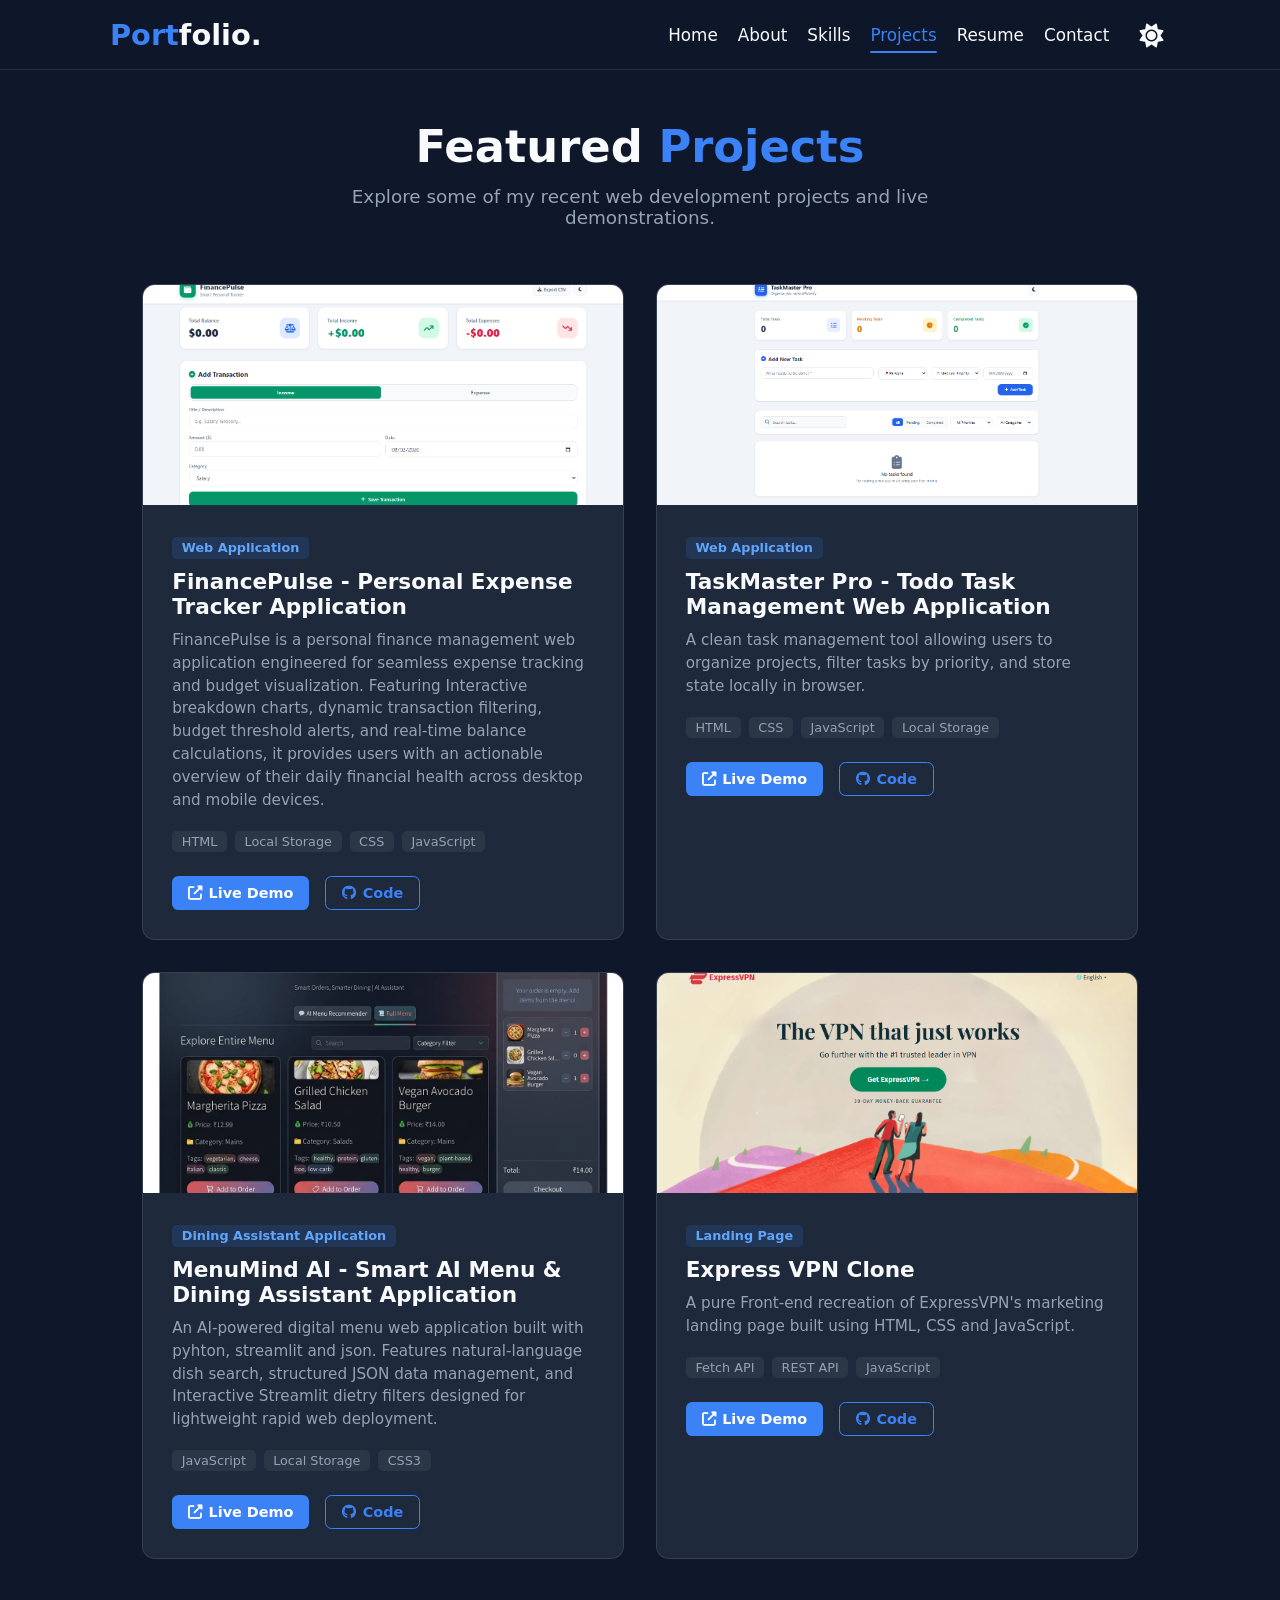
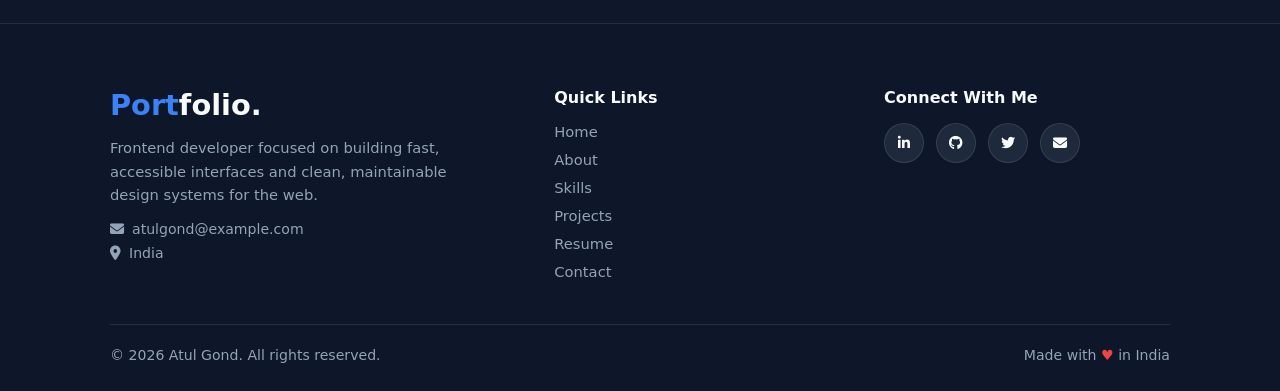
<file: Task1/projects.html>
<!DOCTYPE html>
<html lang="en">
<head>
    <meta charset="UTF-8">
    <meta name="viewport" content="width=device-width, initial-scale=1.0">
    <title>Projects - Atul Gond Portfolio</title>
    <link rel="stylesheet" href="style.css">
    <link rel="stylesheet" href="https://cdnjs.cloudflare.com/ajax/libs/font-awesome/6.4.0/css/all.min.css">
</head>
<body>

<header class="header">
    <div class="nav-container">
        <a href="index.html" class="logo"><span>Port</span>folio.</a>
        
        <nav class="navbar">
            <a href="index.html" class="nav-link">Home</a>
            <a href="about.html" class="nav-link">About</a>
            <a href="skills.html" class="nav-link">Skills</a>
            <a href="projects.html" class="nav-link">Projects</a>
            <a href="resume.html" class="nav-link">Resume</a>
            <a href="contact.html" class="nav-link">Contact</a>
        </nav>

        <div class="header-actions">
            <button class="theme-toggle" id="theme-toggle" aria-label="Toggle theme">
                <i class="fas fa-sun"></i>
            </button>
            <div class="menu-toggle" id="mobile-menu">
                <i class="fas fa-bars"></i>
            </div>
        </div>
    </div>    
</header>

    <main class="page-container">
        <div class="page-header">
            <h1>Featured <span class="highlight">Projects</span></h1>
            <p>Explore some of my recent web development projects and live demonstrations.</p>
        </div>

        <section class="projects-grid">
            <div class="project-card">
                <div class="project-img-wrapper">
                    <img src="finance.png" alt="E-Commerce Analytics Dashboard">
                </div>
                <div class="project-body">
                    <span class="project-tag">Web Application</span>
                    <h3>FinancePulse - Personal Expense Tracker Application</h3>
                    <p>FinancePulse is a personal finance management web application engineered for seamless expense tracking and budget visualization. 
                        Featuring Interactive breakdown charts, dynamic transaction filtering, budget threshold alerts, and real-time balance calculations, 
                        it provides users with an actionable overview of their daily financial health across desktop and mobile devices.</p>
                    <div class="tech-stack">
                        <span>HTML</span><span>Local Storage</span><span>CSS</span><span>JavaScript</span>
                    </div>
                    <div class="project-links">
                        <a href="https://expensetrackercodsoft.netlify.app/" class="btn-sm"><i class="fas fa-external-link-alt"></i> Live Demo</a>
                        <a href="https://github.com/Atulgond058/codsoft_tasks/tree/main/Task3" class="btn-sm btn-sm-outline"><i class="fab fa-github"></i> Code</a>
                    </div>
                </div>
            </div>

            <div class="project-card">
                <div class="project-img-wrapper">
                    <img src="todo.png" alt="Productivity Task Manager">
                </div>
                <div class="project-body">
                    <span class="project-tag">Web Application</span>
                    <h3>TaskMaster Pro - Todo Task Management Web Application</h3>
                    <p>A clean task management tool allowing users to organize projects, filter tasks by priority, and store state locally in browser.</p>
                    <div class="tech-stack">
                        <span>HTML</span><span>CSS</span><span>JavaScript</span><span>Local Storage</span>
                    </div>
                    <div class="project-links">
                        <a href="https://todolistcodsoft.netlify.app/" class="btn-sm"><i class="fas fa-external-link-alt"></i> Live Demo</a>
                        <a href="https://github.com/Atulgond058/codsoft_tasks/tree/main/Task2" class="btn-sm btn-sm-outline"><i class="fab fa-github"></i> Code</a>
                    </div>
                </div>
            </div>

            
            <div class="project-card">
                <div class="project-img-wrapper">
                    <img src="menumind.jpeg" alt="Productivity Task Manager">
                </div>
                <div class="project-body">
                    <span class="project-tag">Dining Assistant Application</span>
                    <h3>MenuMind AI - Smart AI Menu & Dining Assistant Application</h3>
                    <p>An AI-powered digital menu web application built with pyhton, streamlit and json. Features natural-language dish search, structured JSON data management, and Interactive Streamlit dietry filters designed for lightweight rapid web deployment.</p>
                    <div class="tech-stack">
                        <span>JavaScript</span><span>Local Storage</span><span>CSS3</span>
                    </div>
                    <div class="project-links">
                        <a href="https://menumindai.onrender.com/" class="btn-sm"><i class="fas fa-external-link-alt"></i> Live Demo</a>
                        <a href="https://github.com/Atulgond058/MenumindAI" class="btn-sm btn-sm-outline"><i class="fab fa-github"></i> Code</a>
                    </div>
                </div>
            </div>


            <div class="project-card">
                <div class="project-img-wrapper">
                    <img src="expressv.png" alt="Weather Query & Forecast App">
                </div>
                <div class="project-body">
                    <span class="project-tag">Landing Page</span>
                    <h3>Express VPN Clone</h3>
                    <p>A pure Front-end recreation of ExpressVPN's marketing landing page built using HTML, CSS and JavaScript.</p>
                    <div class="tech-stack">
                        <span>Fetch API</span><span>REST API</span><span>JavaScript</span>
                    </div>
                    <div class="project-links">
                        <a href="https://stirring-brioche-7272a6.netlify.app/" class="btn-sm"><i class="fas fa-external-link-alt"></i> Live Demo</a>
                        <a href="#" class="btn-sm btn-sm-outline"><i class="fab fa-github"></i> Code</a>
                    </div>
                </div>
            </div>
        </section>
    </main>

   <!--footer-->
   <footer>
    <div class="container">
      <div class="footer-grid">
        <div class="footer-brand">
          <div class="footer-brand__head">
            <a href="index.html" class="logo"><span>Port</span>folio.</a>
          </div>
          <p>Frontend developer focused on building fast, accessible interfaces and clean, maintainable design systems for the web.</p>
          <div class="footer-contact">
            <span><i class="fas fa-envelope"></i> atulgond@example.com</span>
            <span><i class="fas fa-map-marker-alt"></i> India</span>
          </div>
        </div>

        <div>
          <div class="footer-heading">Quick Links</div>
          <ul class="footer-links">
            <li><a href="index.html">Home</a></li>
            <li><a href="about.html">About</a></li>
            <li><a href="skills.html">Skills</a></li>
            <li><a href="projects.html">Projects</a></li>
            <li><a href="resume.html">Resume</a></li>
            <li><a href="contact.html">Contact</a></li>
          </ul>
        </div>

        <div>
          <div class="footer-heading">Connect With Me</div>
          <div class="footer-social">
            <a href="https://www.linkedin.com/in/atul-g-31a744411/" target="_blank" rel="noopener" aria-label="LinkedIn" title="LinkedIn"><i class="fab fa-linkedin-in"></i></a>
            <a href="https://github.com/Atulgond058" target="_blank" rel="noopener" aria-label="GitHub" title="GitHub"><i class="fab fa-github"></i></a>
            <a href="#" target="_blank" rel="noopener" aria-label="Twitter" title="Twitter"><i class="fab fa-twitter"></i></a>
            <a href="mailto:atulgond058@gmail.com" aria-label="Email" title="Email"><i class="fas fa-envelope"></i></a>
          </div>
        </div>
      </div>

      <div class="footer-bottom">
        <span>© 2026 Atul Gond. All rights reserved.</span>
        <span>Made with <span class="heart">♥</span> in India</span>
      </div>
    </div>
</footer>

    <script src="script.js"></script>
</body>
</html>
</file>
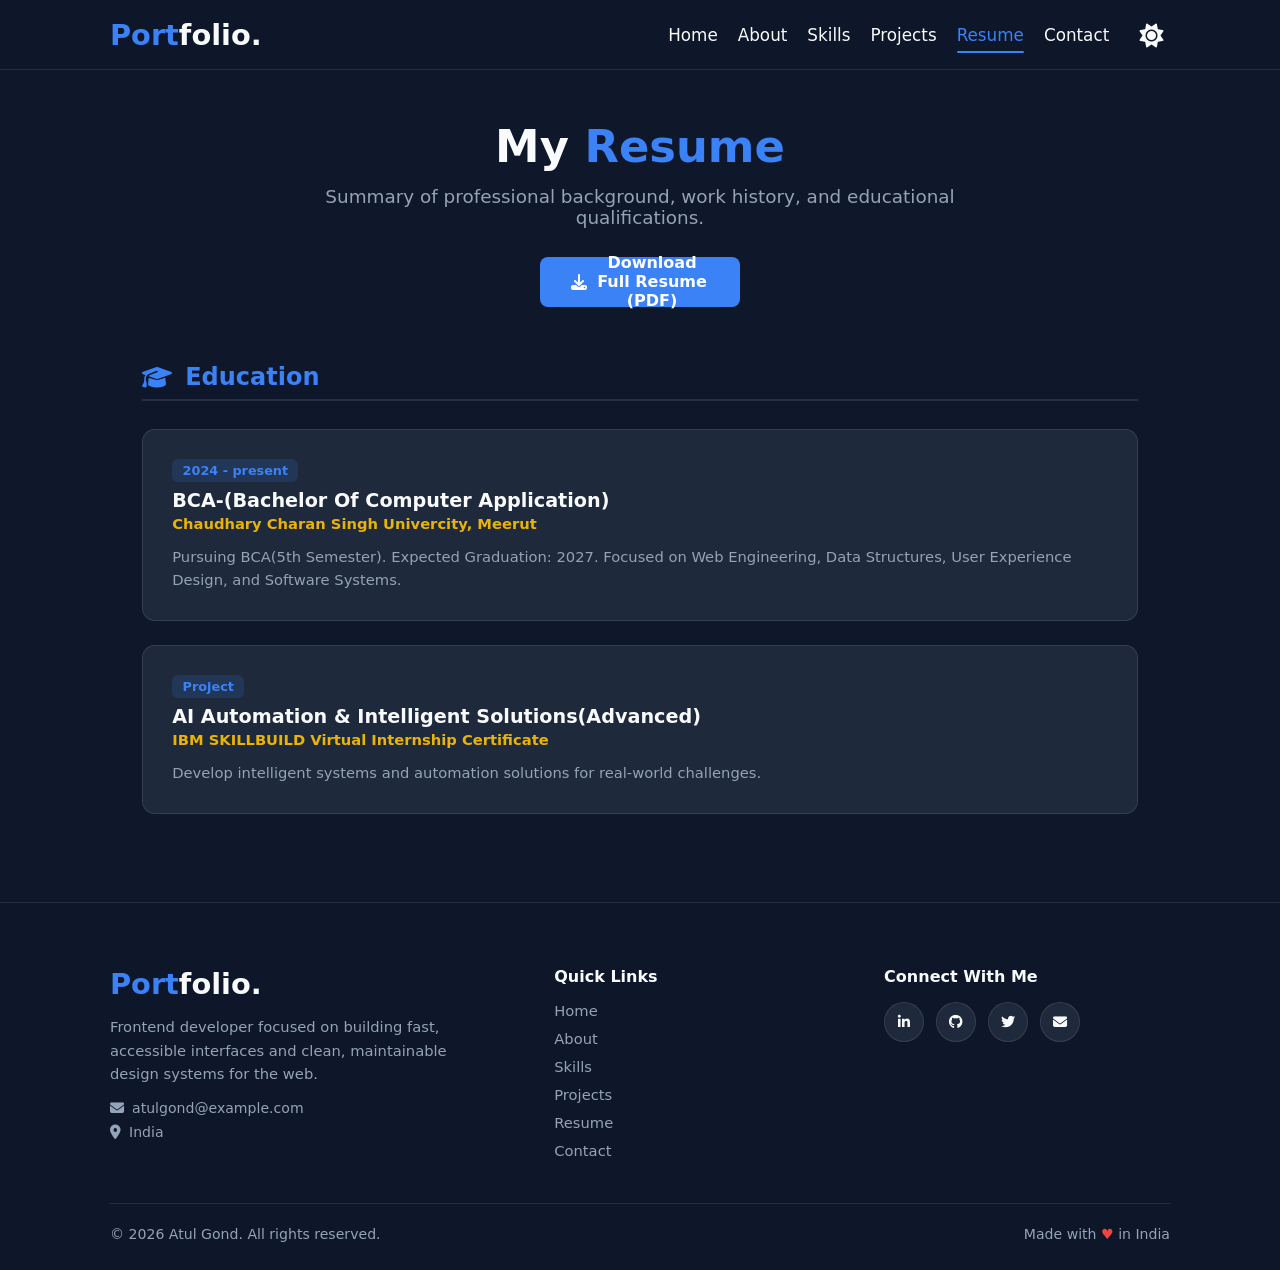
<file: Task1/resume.html>
<!DOCTYPE html>
<html lang="en">
<head>
    <meta charset="UTF-8">
    <meta name="viewport" content="width=device-width, initial-scale=1.0">
    <title>Resume - Atul Gond Portfolio</title>
    <link rel="stylesheet" href="style.css">
    <link rel="stylesheet" href="https://cdnjs.cloudflare.com/ajax/libs/font-awesome/6.4.0/css/all.min.css">
</head>
<body>

    <header class="header">
      <div class="nav-container">
        <a href="index.html" class="logo"><span>Port</span>folio.</a>
        
        <nav class="navbar">
            <a href="index.html" class="nav-link">Home</a>
            <a href="about.html" class="nav-link">About</a>
            <a href="skills.html" class="nav-link">Skills</a>
            <a href="projects.html" class="nav-link">Projects</a>
            <a href="resume.html" class="nav-link">Resume</a>
            <a href="contact.html" class="nav-link">Contact</a>
        </nav>

        <div class="header-actions">
          <button class="theme-toggle" id="theme-toggle" aria-label="Toggle theme">
              <i class="fas fa-sun"></i>
          </button>
          <div class="menu-toggle" id="mobile-menu">
              <i class="fas fa-bars"></i>
          </div>
        </div>
      </div> 
    </header>

    <main class="page-container">
        <div class="page-header">
            <h1>My <span class="highlight">Resume</span></h1>
            <p>Summary of professional background, work history, and educational qualifications.</p>
            <div class="resume-download-bar">
                <a href="AtulResume.pdf" download class="btn btn-primary"><i class="fas fa-download"></i> Download Full Resume (PDF)</a>
            </div>
        </div>

            <div class="resume-column">
                <h2><i class="fas fa-graduation-cap"></i> Education</h2>
                
                <div class="resume-card">
                    <span class="resume-date">2024 - present</span>
                    <h3>BCA-(Bachelor Of Computer Application)</h3>
                    <h4>Chaudhary Charan Singh Univercity, Meerut</h4>
                    <p>Pursuing BCA(5th Semester). Expected Graduation: 2027. Focused on Web Engineering, Data Structures, User Experience Design, and Software Systems.</p>
                </div>

                <div class="resume-card">
                    <span class="resume-date">Project</span>
                    <h3>AI Automation & Intelligent Solutions(Advanced)</h3>
                    <h4>IBM SKILLBUILD  Virtual Internship Certificate</h4>
                    <p>Develop intelligent systems and automation solutions for real-world challenges.</p>
                </div>
            </div>
    </main>

    <!--footer-->
    <footer>
        <div class="container">
          <div class="footer-grid">
            <div class="footer-brand">
              <div class="footer-brand__head">
                <a href="index.html" class="logo"><span>Port</span>folio.</a>
              </div>
              <p>Frontend developer focused on building fast, accessible interfaces and clean, maintainable design systems for the web.</p>
              <div class="footer-contact">
                <span><i class="fas fa-envelope"></i> atulgond@example.com</span>
                <span><i class="fas fa-map-marker-alt"></i> India</span>
              </div>
            </div>
    
            <div>
              <div class="footer-heading">Quick Links</div>
              <ul class="footer-links">
                <li><a href="index.html">Home</a></li>
                <li><a href="about.html">About</a></li>
                <li><a href="skills.html">Skills</a></li>
                <li><a href="projects.html">Projects</a></li>
                <li><a href="resume.html">Resume</a></li>
                <li><a href="contact.html">Contact</a></li>
              </ul>
            </div>
    
            <div>
              <div class="footer-heading">Connect With Me</div>
              <div class="footer-social">
                <a href="https://www.linkedin.com/in/atul-g-31a744411/" target="_blank" rel="noopener" aria-label="LinkedIn" title="LinkedIn"><i class="fab fa-linkedin-in"></i></a>
                <a href="https://github.com/Atulgond058" target="_blank" rel="noopener" aria-label="GitHub" title="GitHub"><i class="fab fa-github"></i></a>
                <a href="#" target="_blank" rel="noopener" aria-label="Twitter" title="Twitter"><i class="fab fa-twitter"></i></a>
                <a href="mailto:atulgond058@gmail.com" aria-label="Email" title="Email"><i class="fas fa-envelope"></i></a>
              </div>
            </div>
          </div>
    
          <div class="footer-bottom">
            <span>© 2026 Atul Gond. All rights reserved.</span>
            <span>Made with <span class="heart">♥</span> in India</span>
          </div>
        </div>
    </footer>


    <script src="script.js"></script>
</body>
</html>
</file>
<file: style.css>
/* Global Styles & Variables */
/* Global Styles & Variables (Default Dark Mode) */
:root {
    --bg-color: #0f172a;
    --card-bg: #1e293b;
    --card-hover: #334155;
    --text-primary: #f8fafc;
    --text-muted: #94a3b8;
    --primary-color: #3b82f6;
    --primary-hover: #2563eb;
    --accent-color: #60a5fa;
    --border-color: rgba(255, 255, 255, 0.1);
    --header-bg: rgba(15, 23, 42, 0.92);
    --error-color: #ef4444;
    --success-color: #10b981;
}

/* Light Mode Variables (Jab button click hoga tab ye apply honge) */
body.light-mode {
    --bg-color: #f8fafc;
    --card-bg: #ffffff;
    --card-hover: #f1f5f9;
    --text-primary: #0f172a;
    --text-muted: #475569;
    --primary-color: #2563eb;
    --primary-hover: #1d4ed8;
    --accent-color: #3b82f6;
    --border-color: rgba(0, 0, 0, 0.1);
    --header-bg: rgba(255, 255, 255, 0.92);
}

* {
    margin: 0;
    padding: 0;
    box-sizing: border-box;
    font-family: 'Segoe UI', system-ui, -apple-system, BlinkMacSystemFont, Roboto, sans-serif;
    text-decoration: none;
    list-style: none;
}

body {
    background-color: var(--bg-color);
    color: var(--text-primary);
    min-height: 100vh;
    display: flex;
    flex-direction: column;
    overflow-x: hidden;
}

/* Header & Navigation */
.header {
    position: fixed;
    top: 0;
    left: 0;
    width: 100%;
    height: 70px;
    padding: 1.2rem 0;
    background: var(--header-bg);
    backdrop-filter: blur(12px);
    display: flex;
    justify-content: center;
    align-items: center;
    z-index: 1000;
    border-bottom: 1px solid var(--border-color);
}

.logo {
    
    font-size: 1.8rem;
    font-weight: 700;
    color: var(--text-primary);
}

.logo span {
    color: var(--primary-color);
}

.nav-container{
  width: 100%;
  max-width: 1200px;
  margin: 0 auto;
  padding: 0 70px;
  display: flex;
  flex-direction: row;
  align-items: center;
  justify-content: space-between;
  box-sizing: border-box;
}

.navbar {
    display: flex;
    gap: 20px;
    align-items: center;
    margin-left: auto;
}

.nav-link {
    font-size: 1.05rem;
    color: var(--text-primary);
    font-weight: 500;
    transition: color 0.3s ease;
    padding: 0.4rem 0;
    position: relative;
}

.nav-link:hover,
.nav-link.active {
    color: var(--primary-color);
}

.nav-link.active::after {
    content: '';
    position: absolute;
    bottom: -2px;
    left: 0;
    width: 100%;
    height: 2px;
    background-color: var(--primary-color);
    border-radius: 2px;
}

/* Container jo Dono Icons ko Alignment m rakhega */
.header-actions {
    display: flex;
    align-items: center;
    gap: 15px;
    margin-left: 1.5rem;
}

/* Theme Toggle & Mobile Menu */
.theme-toggle,
.menu-toggle {
    background: transparent;
    border: none;
    font-size: 1.5rem;
    color: var(--text-primary);
    cursor: pointer;
    padding: 0.4rem;
    display: flex;
    align-items: center;
    justify-content: center;
    transition: color 0.3s ease, transform 0.2s ease;
}

/* Hover effect dono button par apply karne ke liye */
.theme-toggle:hover,
.menu-toggle:hover {
    color: var(--primary-color);
    transform: scale(1.1);
}

.menu-toggle {
    display: none;
    font-size: 1.5rem;
    cursor: pointer;
}

/* Container & Pages Layout */
main {
    flex: 1;
}

.page-container {
    padding: 7.5rem 8% 4rem;
    max-width: 1200px;
    margin: 0 auto;
    width: 100%;
}

.page-header {
    text-align: center;
    margin-bottom: 3.5rem;
}

.page-header h1 {
    font-size: 2.8rem;
    margin-bottom: 0.8rem;
}

.page-header p {
    color: var(--text-muted);
    font-size: 1.15rem;
    max-width: 650px;
    margin: 0 auto;
}

.highlight {
    color: var(--primary-color);
}

/* Buttons */
.btn {
    display: inline-flex;
    align-items: center;
    gap: 0.5rem;
    padding: 0.8rem 1.8rem;
    border-radius: 0.5rem;
    font-weight: 600;
    font-size: 1rem;
    cursor: pointer;
    transition: all 0.3s ease;
    border: 2px solid transparent;
}

.btn-primary {
    display: flex;
    text-align: center;
    background-color: var(--primary-color);
    color: #ffffff;
    width: 200px;
    height: 50px;
}

.btn-primary:hover {
    background-color: var(--primary-hover);
    transform: translateY(-2px);
}

.btn-outline {
  display: inline-block;
  text-align: center;
  justify-content: flex-start;
    background-color: transparent;
    border-color: var(--primary-color);
    color: var(--primary-color);
    width: 200px;
    height: 50px;
}

.btn-outline:hover {
    background-color: var(--primary-color);
    color: #ffffff;
    transform: translateY(-2px);
}

/* Home / Hero Section */
.hero {
    min-height: 100vh;
    justify-content: flex-start;
    padding: 150px 76px;
    display: grid;
    grid-template-columns: 1.2fr 0.8fr;
    gap: 2rem;
    align-items: center;
    max-width: 1200px;
    margin: 0 auto;
}

/* Hero Photo */
.hero__photo-wrap {
    position: relative;
    display: flex;
    justify-content: center;
    align-items: center;
    margin: 0 auto;
    width: 350px;
    height: 350px;
}

.hero__ring {
    width: 100%;
    height: 100%;
    border: 5px solid #3b82f6;
    border-radius: 50%;
    display: flex;
    justify-content: center;
    align-items: center;
    overflow: hidden;
    box-shadow: 0 0 30px rgba(59,130,246,0.4);
}

.hero__avatar {
    width: 320px;
    height: 320px;
    border-radius: 50%;
    overflow: hidden;
}

.hero__avatar img {
    width: 100%;
    height: 100%;
    object-fit: cover;
    display: block;
}

.hero__badge{
    position:absolute;
    width:50px;
    height:50px;
    border-radius:50%;
    display:flex;
    align-items:center;
    justify-content:center;
    color:#fff;
    z-index:10;
}

.hero__badge--code{
    top:25px;
    left:20px;
    background:#6c63ff;
}

.hero__badge--leaf{
    top:25px;
    right:20px;
    background:#458d62;
}

.hero__badge--rocket{
    bottom:25px;
    left:20px;
    background:#f97316;
}

.badge {
    background: rgba(59, 130, 246, 0.15);
    color: var(--accent-color);
    padding: 0.4rem 1rem;
    border-radius: 2rem;
    font-size: 0.9rem;
    font-weight: 600;
    display: inline-block;
    margin-bottom: 1.2rem;
    border: 1px solid rgba(59, 130, 246, 0.3);
}

.hero-content h1 {
    font-size: 3.6rem;
    line-height: 1.1;
    margin-bottom: 0.5rem;
}

.hero-content h2 {
    font-size: 1.8rem;
    color: var(--text-muted);
    margin-bottom: 1.5rem;
    font-weight: 500;
}

.hero-content p {
    font-size: 1.15rem;
    color: var(--text-muted);
    line-height: 1.6;
    margin-bottom: 2rem;
}

.cta-buttons {
    display: flex;
    justify-content: flex-start;
    gap: 1.2rem;
    margin-bottom: 2.5rem;
}

.hero-links {
    display: flex;
    gap: 1.2rem;
}

.hero-links a {
    width: 42px;
    height: 42px;
    border-radius: 50%;
    background: var(--card-bg);
    color: var(--text-primary);
    display: flex;
    align-items: center;
    justify-content: center;
    font-size: 1.2rem;
    transition: 0.3s ease;
    border: 1px solid var(--border-color);
}

.hero-links a:hover {
    background: var(--primary-color);
    color: #ffffff;
    transform: translateY(-3px);
}


/* About Page */
.about-section { 
    display: grid;
    grid-template-columns: 1.71fr 1fr;
    gap: 2.5rem;
    justify-content: flex-start;
    align-items: start;
}

.about-card {
  display: inline-block;
  border-radius: 16px;
    background: var(--card-bg);
    padding:  2rem 2.5rem;
    border: 1px solid var(--border-color);
}

.about-card h2 {
    font-size: 1.8rem;
    margin-bottom: 1.2rem;
    color: var(--text-primary);
}

.about-card p {
    color: var(--text-muted);
    line-height: 1.7;
    margin-bottom: 1.2rem;
    font-size: 1.05rem;
}

.info-grid {
    display: grid;
    grid-template-columns: repeat(auto-fit, minmax(220px, 1fr));
    gap: 1.2rem;
    margin-top: 2rem;
    padding-top: 1.5rem;
    border-top: 1px solid var(--border-color);
}

.info-item {
    font-size: 1rem;
    color: var(--text-muted);
}

.info-item strong {
    color: var(--text-primary);
}

.about-highlights {
    display: flex;
    flex-direction: column;
    gap: 1.5rem;
}

/* Right Column Stack */
.right-column {
    display: flex;
    flex-direction: column;
    gap: 1.5rem;
  }

  /* Profile Card */
  .profile-card {
    display: inline-block;
    flex-direction: column;
    align-items: center;
    text-align: center;
    padding: 2rem 1.5rem;
  }

  
  .avatar-wrapper {
    position: relative;
    width: 200px;
    height: 200px;
    margin-bottom: 1.25rem;
  }

  .avatar-ring {
    box-shadow: 0 0 40px rgba(255, 12, 12, 0.4);
    width: 100%;
    height: 100%;
    border-radius: 50%;
    padding: 1% ;
    background: linear-gradient(135deg, #38bdf8, #f43f5e, #a855f7);
    display: flex;
    align-items: center;
    justify-content: center;
  }

  .avatar-img {
    width: 100%;
    height: 100%;
    border-radius: 50%;
    object-fit:cover ;
    background-color: #e2e8f0;
  }

  /* Profile Info */
  .profile-info h3 {
    font-size: 1.125rem;
    font-weight: 700;
    color: var(--text-primary);
    margin-bottom: 0.25rem;
  }

  .profile-info p {
    font-size: 0.8125rem;
    color: var(--text-muted);
    font-weight: 500;
  }

  .profile-info p span {
    margin: 0 4px;
  }

  /* Card Container */
  .interests-card {
    background: var(--card-bg);
    width: 100%;  
    padding: 28px;
    border-radius: 16px;
    
    
  }
  
  .card-title {
    margin: 0 0 20px 0;
    font-size: 1.4rem;
    font-weight: 700;
    color: var(--text-primary);
  }
  
  /* Grid Layout */
  .interests-grid {
    display: grid;
    grid-template-columns: repeat(3, 1fr);
    gap: 20px 16px;
  }
  
  /* Interest Item Styles */
  .interest-item {
    display: flex;
    flex-direction: column;
    align-items: center;
    gap: 8px;
    cursor: pointer;
    transition: transform 0.2s ease;
  }
  
  .interest-item:hover {
    transform: translateY(-4px);
  }
  
  .icon-box {
    width: 52px;
    height: 52px;
    border-radius: 12px;
    display: flex;
    justify-content: center;
    align-items: center;
    color: #ffffff;
    font-size: 1.25rem;
    box-shadow: 0 4px 10px rgba(0, 0, 0, 0.1);
  }
  
  .interest-label {
    font-size: 0.75rem;
    color: var(--text-muted);
    font-weight: 500;
    text-align: center;
  }
  
  /* timeline section*/

.container {
  max-width: 1200px;
  width: 100%;
  margin: 0 auto;
  padding-top: 7%;
}

/* Page Header Title */
.main-title {
  text-align: center;
  font-size: 2rem;
  font-weight: 700;
  color: var(--text-primary);
  margin-bottom: 50px;
}

/* Timeline Base Container */
.timeline {
  display:  inline-block;
  position: relative;
  max-width: 1200px;
  margin: 0 auto 60px auto;
  padding: 20px 0;
}

/* Timeline Row Item (Holds left/right half) */
.timeline-item {
  position: relative;
  width: 50%;
  display: flex;
  justify-content: flex-start;
  padding: 0 40px;
  margin-bottom: 40px;
  box-sizing: border-box;
  min-width: 0;
}

/* Right Aligned Cards Fix */
.timeline-item.right {
  text-align: left;
  width: 100%;
  padding-left: 40px;
  padding-right: 0;
  box-sizing: border-box;
}

.timeline-item.right::after {
  content: '';
  position: absolute;
  left: 0;
  top: 25px;
  width: 40px;
  height: 2px;
  background-color: var(--border-color);
  z-index: 1;
}

/* Timeline Icons (Center Badges) */
.timeline-icon {
  position: absolute;
  top: 15px;
  width: 36px;
  height: 36px;
  border-radius: 50%;
  color: #ffffff;
  display: flex;
  align-items: center;
  justify-content: center;
  font-size: 14px;
  z-index: 3;
  box-shadow: 0 0 0 4px var(--bg-color, #ffffff);
}

.timeline-item.left .timeline-icon {
  right: -18px;
}

.timeline-item.right .timeline-icon {
  left: -18px;
}

/* Inner Card Styling */
.timeline-card {
  background: var(--card-bg);
  padding: 1.8rem;
  border-radius: 0.8rem;
  border: 1px solid var(--border-color);
  text-align: left; /* Card ke andar ka text always readable left-aligned */
  box-shadow: 0 4px 20px rgba(0, 0, 0, 0.05);
  transition: transform 0.25s ease, border-color 0.25s ease;
}

.timeline-card:hover {
  transform: translateY(-4px);
  border-color: var(--primary-color);
}

/* Mobile Responsive Alignment */
@media (max-width: 768px) {
  .timeline-line {
    left: 20px;
  }

  .timeline-item {
    width: 100%;
    left: 0;
    padding-left: 50px;
    padding-right: 15px;
    margin-bottom: 30px;
  }

  .timeline-card{
    width: 100%;
    max-width: 100%;
  }

  .timeline-item.left,
  .timeline-item.right {
    left: 0;
    text-align: left;
  }

  .timeline-item.left .timeline-icon,
  .timeline-item.right .timeline-icon {
    left: 2px;
    right: auto;
  }

  .timeline-item.left::after,
  .timeline-item.right::after {
    display: none;
  }
}
  /* Center Icons / Badges */
  .timeline-icon {
    position: absolute;
    top: 6px;
    width: 40px;
    height: 40px;
    border-radius: 50%;
    color: #ffffff;
    display: flex;
    align-items: center;
    justify-content: center;
    font-size: 14px;
    z-index: 2;
    box-shadow: 0 0 0 4px var(--bg-color);
  }
  
  .timeline-item.left .timeline-icon {
    right: -20px;
  }
  
  .timeline-item.right .timeline-icon {
    left: -20px;
  }
  
  /* Color Gradients for Icons */
  .timeline-icon.icon-purple {
    background: linear-gradient(135deg, #8b5cf6 0%, #6366f1 100%);
  }
  
  .timeline-icon.icon-green {
    background: linear-gradient(135deg, #10b981 0%, #06b6d4 100%);
  }
  
  .timeline-icon.icon-pink {
    background: linear-gradient(135deg, #ec4899 0%, #d946ef 100%);
  }
  
  /* Inner Card Design */
  .timeline-card {
    background: var(--card-bg);
    padding: 24px;
    border-radius: 12px;
    border: 1px solid var(--border-color);
    box-shadow: 0 4px 20px rgba(0, 0, 0, 0.05);
    display: block;
    width: 100%;
    max-width: 100%;
    box-sizing: border-box;
    text-align: left;
    word-wrap: break-word;
    transition: transform 0.3s ease;
  }
  
  .timeline-card:hover {
    transform: translateY(-4px);
  }
  
  .date {
    font-size: 0.8rem;
    font-weight: 600;
    color: var(--primary-color);
    display: block;
    margin-bottom: 6px;
  }
  
  .role {
    font-size: 1.05rem;
    font-weight: 700;
    color: var(--text-primary);
    margin-bottom: 4px;
    line-height: 1.3;
  }
  
  .company {
    font-size: 0.85rem;
    font-weight: 600;
    color: #eab308;
    display: block;
    margin-bottom: 12px;
  }
  
  .description {
    font-size: 0.85rem;
    color: var(--text-muted);
    line-height: 1.6;
  }
  
  /* Ready to Work CTA Card */
  .cta-card {
    background: var(--card-bg);
    border: 1px solid var(--border-color);
    border-radius: 12px;
    padding: 35px 25px;
    text-align: center;
    max-width: 1200px;
    margin: 0 auto;
  }
  
  .cta-card h2 {
    font-size: 1.4rem;
    font-weight: 700;
    color: var(--text-primary);
    margin-bottom: 10px;
  }
  
  .cta-card p {
    font-size: 0.9rem;
    color: var(--text-muted);
    max-width: 520px;
    margin: 0 auto 20px auto;
    line-height: 1.5;
  }
  
  .cta-card .cta-buttons {
    display: inline-block;
    justify-content: center;
    gap: 25px;
  }
  .btn-solid{
    background-color: #eab308;
  }
  
  /* Mobile Alignment Fix */
  @media (max-width: 768px) {
    .btn-solid, .btn-outline{
      justify-content: center;
      display: inline-block;
      
      }


    .timeline-line {
      left: 20px;
    }
  
    .timeline-item {
      width: 100%;
      padding-left: 55px;
      padding-right: 0;
    }
  
    .timeline-item.left,
    .timeline-item.right {
      left: 0;
      text-align: left;
    }
  
    .timeline-item.left .timeline-icon,
    .timeline-item.right .timeline-icon {
      left: 0;
    }
  
    .timeline-item.left::after,
    .timeline-item.right::after {
      display: none;
    }
  }      

/* Skills Page */
.skills-category-grid {
    display: grid;
    grid-template-columns: repeat(4, 1fr);
    gap: 1.5rem;
    margin-top: 2rem;
}

/* Card Style */
.category-card {
    background: var(--card-bg);
    border-radius: 12px;
    padding: 1.5rem 1.2rem;
    box-shadow: 0 8px 20px rgba(0, 0, 0, 0.04);
    border: 1px solid var(--border-color);
    display: flex;
    flex-direction: column;
    align-items: center;
}

.category-header {
    text-align: center;
    margin-bottom: 1.5rem;
}

.icon-box {
    width: 48px;
    height: 48px;
    border-radius: 12px;
    display: flex;
    align-items: center;
    justify-content: center;
    margin: 0 auto 0.8rem;
    color: #ffffff;
    font-size: 1.2rem;
}

.category-header h3 {
    font-size: 1.1rem;
    font-weight: 700;
    color: var(--text-primary);
}

/* Icons & Progress Colors as per Reference Image */
.blue-bg, .blue-bar     { background-color: #0088ff; }
.green-bg, .green-bar   { background-color: #00c882; }
.pink-bg, .pink-bar     { background-color: #e040fb; }
.orange-bg, .orange-bar { background-color: #ff6d00; }
.purple-bg, .purple-bar { background-color: #7c4dff; }
.amber-bg, .amber-bar   { background-color: #ff9100; }
.dark-bg, .dark-bar     { background-color: #455a64; }
.red-bg, .red-bar       { background-color: #ff5252; }

/* Progress Items Layout */
.skills-list {
    width: 100%;
    display: flex;
    flex-direction: column;
    gap: 1rem;
}

.skill-info {
    display: flex;
    justify-content: space-between;
    font-size: 0.8rem;
    font-weight: 600;
    color: var(--text-muted);
    margin-bottom: 0.3rem;
}

.progress-bar {
    width: 100%;
    height: 6px;
    background-color: rgba(0, 0, 0, 0.08);
    border-radius: 10px;
    overflow: hidden;
}

.progress {
    height: 100%;
    border-radius: 10px;
}

/* Responsive Grid Breakdown */
@media (max-width: 1200px) {
    .skills-category-grid {
        grid-template-columns: repeat(2, 1fr);
    }
}

@media (max-width: 600px) {
    .skills-category-grid {
        grid-template-columns: 1fr;
    }
}
/* Projects Page */
.projects-grid {
    display: grid;
    grid-template-columns: repeat(auto-fit, minmax(320px, 1fr));
    gap: 2rem;
}

.project-card {
    background: var(--card-bg);
    border-radius: 0.8rem;
    border: 1px solid var(--border-color);
    overflow: hidden;
    transition: transform 0.3s ease;
}

.project-card:hover {
    transform: translateY(-8px);
}

.project-img-wrapper img {
    width: 100%;
    height: 220px;
    object-fit: cover;
}

.project-body {
    padding: 1.8rem;
}

.project-tag {
    font-size: 0.8rem;
    background: rgba(59, 130, 246, 0.15);
    color: var(--accent-color);
    padding: 0.2rem 0.6rem;
    border-radius: 0.3rem;
    font-weight: 600;
}

.project-body h3 {
    font-size: 1.35rem;
    margin: 0.8rem 0 0.6rem;
}

.project-body p {
    color: var(--text-muted);
    font-size: 0.95rem;
    line-height: 1.5;
    margin-bottom: 1.2rem;
}

.tech-stack {
    display: flex;
    gap: 0.5rem;
    flex-wrap: wrap;
    margin-bottom: 1.5rem;
}

.tech-stack span {
    font-size: 0.8rem;
    background: rgba(255, 255, 255, 0.06);
    color: var(--text-muted);
    padding: 0.2rem 0.6rem;
    border-radius: 0.3rem;
}

.project-links {
    display: flex;
    gap: 1rem;
}

.btn-sm {
    padding: 0.5rem 1rem;
    font-size: 0.9rem;
    border-radius: 0.4rem;
    background: var(--primary-color);
    color: #ffffff;
    display: inline-flex;
    align-items: center;
    gap: 0.4rem;
    font-weight: 600;
    transition: opacity 0.3s ease;
}

.btn-sm-outline {
    background: transparent;
    border: 1px solid var(--primary-color);
    color: var(--primary-color);
}

.btn-sm:hover {
    opacity: 0.9;
}

/* ==========================================
   RESUME PAGE STYLES
   ========================================== */

   .resume-download-bar {
    margin-top: 1.8rem;
    margin-bottom: 2.5rem;
    display: flex;
    justify-content: center; 
  }
  
  /* Multi-Column Grid (Education / Experience side-by-side) */
  .resume-grid {
    display: grid;
    grid-template-columns: repeat(auto-fit, minmax(320px, 1fr));
    gap: 2.5rem;
    width: 100%;
  }
  
  .resume-column h2 {
    font-size: 1.5rem;
    font-weight: 700;
    margin-bottom: 1.8rem;
    display: flex;
    align-items: center;
    gap: 0.8rem;
    color: var(--primary-color);
    padding-bottom: 0.5rem;
    border-bottom: 2px solid var(--border-color);
  }
  
  /* Renamed Class to prevent timeline conflicts */
  .resume-card {
    background: var(--card-bg);
    padding: 1.8rem;
    border-radius: 0.8rem;
    border: 1px solid var(--border-color);
    margin-bottom: 1.5rem;
    position: relative;
    transition: transform 0.25s ease, border-color 0.25s ease;
  }
  
  .resume-card:hover {
    transform: translateY(-4px);
    border-color: var(--primary-color);
  }
  
  .resume-card-header {
    display: flex;
    justify-content: space-between;
    align-items: flex-start;
    flex-wrap: wrap;
    gap: 8px;
    margin-bottom: 0.8rem;
  }
  
  .resume-date {
    font-size: 0.8rem;
    background: rgba(59, 130, 246, 0.15);
    color: var(--primary-color);
    padding: 0.25rem 0.65rem;
    border-radius: 0.4rem;
    font-weight: 600;
    display: inline-block;
  }
  
  .resume-card h3 {
    font-size: 1.2rem;
    font-weight: 700;
    color: var(--text-primary);
    margin: 0.4rem 0 0.2rem;
  }
  
  .resume-card h4 {
    color: #eab308; /* Yellow accents for company/degree */
    font-size: 0.92rem;
    font-weight: 600;
    margin-bottom: 0.8rem;
  }
  
  .resume-card p {
    color: var(--text-muted);
    font-size: 0.92rem;
    line-height: 1.6;
  }
  
  /* Mobile Responsive Adjustments */
  @media (max-width: 768px) {
    .resume-grid {
      grid-template-columns: 1fr;
      gap: 1.5rem;
    }
    
    .resume-download-bar {
      justify-content: center;
    }
  }

/* contact section */
.contact-section {
    max-width: 1200px;
    margin: 0 auto;
    width: 100%;
    justify-content: flex-start;
  }
  
  /* --- TOP SECTION (2 Columns: Photo & Info) --- */
  .top-row {
    display: flex;
    gap: 30px;
    margin-bottom: 30px;
    justify-content: flex-end;
    align-items: center;
  }
  
  .photo-card, 
  .info-cards {
    flex: 1; /* Both take equal 50% width */
  }

  /* Info Cards Stack (Vertical) */
  .info-cards {
    display: flex;
    flex-direction: column;
    gap: 25px;
  }
  
  .card {
    background-color: var(--card-bg);
    padding: 16px 20px;
    border-radius: 12px;
    display: flex;
    align-items: center;
    gap: 15px;
    border: 1px solid var(--border-color);
    transition: background-color 0.3s ease, border-color 0.3s ease;
  }
  
  .card i {
    font-size: 1.4rem;
    color: var(--primary-color);
  }
  
  .card .details {
    display: flex;
    flex-direction: column;
  }
  
  .card .label {
    font-size: 0.85rem;
    color: var(--text-muted);
    margin-bottom: 2px;
  }
  
  .card .value {
    font-size: 1rem;
    font-weight: 600;
    color: var(--text-primary);
  }
  
  /* --- BOTTOM SECTION (Full Width Form) --- */
  .bottom-row {
    width: 100%;
  }
  
  .contact-form {
    width: 100%;
    background: var(--card-bg);
    padding: 30px;
    border-radius: 16px;
    border: 1px solid var(--border-color);
    transition: background-color 0.3s ease, border-color 0.3s ease;
  }
  
  .form-row {
    display: flex;
    gap: 20px;
  }
  
  .form-row .form-group {
    flex: 1;
  }
  
  .form-group {
    display: flex;
    flex-direction: column;
    margin-bottom: 20px;
  }
  
  .form-group label {
    margin-bottom: 8px;
    font-size: 0.95rem;
    color: var(--text-primary);
    font-weight: 500;
  }
  
  .form-group input, 
  .form-group textarea {
    width: 100%;
    padding: 12px 16px;
    border-radius: 8px;
    border: 1px solid var(--border-color);
    background: var(--bg-color);
    color: var(--text-primary);
    font-size: 0.95rem;
    outline: none;
    transition: border-color 0.3s ease, background-color 0.3s ease, color 0.3s ease;
  }
  
  .form-group input::placeholder,
  .form-group textarea::placeholder {
    color: var(--text-muted);
  }
  
  .form-group input:focus, 
  .form-group textarea:focus {
    border-color: var(--primary-color);
  }
  
  /* Button style aligned with global theme */
  .contact-form .btn-primary {
    background: var(--primary-color);
    color: #ffffff;
    padding: 12px 28px;
    border: none;
    border-radius: 8px;
    font-weight: bold;
    font-size: 1rem;
    cursor: pointer;
    display: inline-flex;
    align-items: center;
    gap: 8px;
    transition: background-color 0.3s ease, transform 0.2s ease;
  }
  
  .contact-form .btn-primary:hover {
    background: var(--primary-hover);
    transform: translateY(-2px);
  }
  
  /* Responsive Design (Mobile Ke Liye) */
  @media (max-width: 768px) {
    
    .photo-wrapper {
      width: 200px;
      height: 200px;
    }
  }
  
/* Footer */

   footer {
    border-top: 1px solid var(--border-color);
    background: var(--header-bg);
    padding: 64px 0 28px; /* Top & Bottom padding only */
    color: var(--text-muted);
    font-size: 0.88rem;
    transition: background 0.3s ease;
    width: 100%;
    display: flex;
    justify-content: center;
}

/* Main Centered Container inside Footer */
footer .container {
    max-width: 1200px;
    width: 100%;
    margin: 0 auto; 
    padding: 0 70px;
    box-sizing: border-box;
}

.footer-grid { 
    display: grid; 
    grid-template-columns: 1.4fr 1fr 1fr; 
    gap: 44px; 
    width: 100%;
}

.footer-brand__head { 
    display: flex; 
    align-items: center; 
    gap: 12px; 
    margin-bottom: 14px; 
}

.footer-brand p { 
    font-size: 0.92rem; 
    max-width: 360px; 
    color: var(--text-muted);
    line-height: 1.6;
}

.footer-contact { 
    display: flex; 
    flex-direction: column; 
    gap: 8px; 
    margin-top: 14px; 
    font-size: 0.88rem; 
}

.footer-contact span { 
    display: flex; 
    align-items: center; 
    gap: 8px; 
    color: var(--text-muted);
}

.footer-heading { 
    font-weight: 700; 
    font-size: 1rem; 
    color: var(--text-primary); 
    margin-bottom: 16px; 
}

.footer-links { 
    display: flex; 
    flex-direction: column; 
    gap: 11px; 
    list-style: none; 
    margin: 0; 
    padding: 0; 
}

.footer-links a { 
    color: var(--text-muted); 
    font-size: 0.92rem; 
    transition: color 0.2s; 
}

.footer-links a:hover { 
    color: var(--primary-color); 
}

.footer-social { 
    display: flex; 
    gap: 12px; 
    justify-content: flex-start; 
}

.footer-social a {
    width: 40px; 
    height: 40px; 
    border-radius: 50%; 
    background: var(--card-bg); 
    border: 1px solid var(--border-color);
    display: flex; 
    align-items: center; 
    justify-content: center; 
    color: var(--text-primary); 
    transition: all 0.3s ease;
}

.footer-social a:hover {
    color: #ffffff; 
    border-color: transparent; 
    transform: translateY(-3px);
    background: var(--primary-color);
}

.footer-bottom {
    margin-top: 44px; 
    padding-top: 22px; 
    border-top: 1px solid var(--border-color);
    display: flex; 
    justify-content: space-between; 
    flex-wrap: wrap; 
    gap: 10px; 
    align-items: center;
    width: 100%;
}

.footer-bottom .heart { 
    color: #ef4444; 
}

/* Responsive Footer Fixes */
@media (max-width: 768px) {
    footer {
        padding: 40px 0 20px;
    }

    .footer-grid { 
        grid-template-columns: 1fr; 
        gap: 32px; 
    }
    
    .footer-social{
     justify-content: flex-start;
    }


    .footer-brand p {
        max-width: 100%;
    }

    .footer-bottom {
        flex-direction: column;
        text-align: center;
        gap: 12px;
    }
}  

/* Responsive Media Queries */
@media (max-width: 768px) {
    .hero {
        grid-template-columns: 1fr;
        text-align: center;
        padding-top: 8rem;
    }

    .cta-buttons, .hero-links {
        justify-content: center;
        
    }

    .about-section, .contact-wrapper {
        grid-template-columns: 1fr;
    }
}

@media (max-width: 768px) {
    .header{
        justify-content: space-between;
    }

    .menu-toggle {
        display: block;
    }

    .navbar {
        position: absolute;
        top: 0;
        left: 0;
        width: 100%;
        background: var(--card-bg);
        border-bottom: 1px solid var(--border-color);
        flex-direction: column;
        gap: 0;
        display: none;
        padding: 1rem 0;
        margin-left: 0;
        z-index: 100;
    }

    .navbar.active {
        display: flex;
    }

    .nav-link {
        width: 100%;
        padding: 1rem 2rem;
        width: 100%;
    }

    .header-actions{
        display: flex;
        align-items: center;
        gap: 1rem;
    }

    .nav-link.active::after {
        display: none;
    }

    .form-row {
        flex-direction: column;
        gap: 0;
    }
    
}

/* Mobile Alignment Fix */
@media (max-width: 768px) {
  
  .timeline-con

  .timeline-line {
    left: 20px;
  }

  .timeline-item {
    width: 100%;
    padding-left: 55px;
    padding-right: 0;
  }

  .timeline-item.left,
  .timeline-item.right {
    left: 0;
    text-align: left;
  }

  .timeline-item.left .timeline-icon,
  .timeline-item.right .timeline-icon {
    left: 0;
  }

  .timeline-item.left::after,
  .timeline-item.right::after {
    display: none;
  }
}
</file>
<file: Task2/style.css>
/* ==========================================
   1. CSS VARIABLES & THEMES
   ========================================== */
   :root {
    --bg-body: #f1f5f9;
    --bg-card: #ffffff;
    --bg-input: #ffffff;
    --bg-subtle: #f8fafc;
    --border-color: #e2e8f0;
    
    --text-main: #1e293b;
    --text-muted: #64748b;
    
    --primary: #2563eb;
    --primary-hover: #1d4ed8;
    --amber-color: #d97706;
    --amber-bg: #fef3c7;
    --emerald-color: #059669;
    --emerald-bg: #d1fae5;
    --red-color: #dc2626;
    --red-bg: #fee2e2;
    
    --card-shadow: 0 1px 3px 0 rgba(0, 0, 0, 0.1);
}

body.dark {
    --bg-body: #0f172a;
    --bg-card: #1e293b;
    --bg-input: #334155;
    --bg-subtle: rgba(51, 65, 85, 0.5);
    --border-color: #334155;
    
    --text-main: #f8fafc;
    --text-muted: #94a3b8;
    
    --primary: #3b82f6;
    --primary-hover: #2563eb;
    --amber-color: #fbbf24;
    --amber-bg: rgba(217, 119, 6, 0.2);
    --emerald-color: #34d399;
    --emerald-bg: rgba(5, 150, 105, 0.2);
    --red-color: #f87171;
    --red-bg: rgba(220, 38, 38, 0.2);
    
    --card-shadow: 0 4px 6px -1px rgba(0, 0, 0, 0.3);
}

/* ==========================================
   2. BASE & RESET STYLES
   ========================================== */
* {
    margin: 0;
    padding: 0;
    box-sizing: border-box;
    font-family: system-ui, -apple-system, sans-serif;
    transition: background-color 0.2s, border-color 0.2s;
}

body {
    background-color: var(--bg-body);
    color: var(--text-main);
    min-height: 100vh;
}

.main-container {
    max-width: 1024px;
    margin: 0 auto;
    padding: 2rem 1rem;
}

.card {
    background-color: var(--bg-card);
    border-radius: 16px;
    padding: 1.25rem;
    border: 1px solid var(--border-color);
    box-shadow: var(--card-shadow);
}

/* ==========================================
   3. HEADER & NAVBAR
   ========================================== */
.header {
    background-color: var(--bg-card);
    border-bottom: 1px solid var(--border-color);
    position: sticky;
    top: 0;
    z-index: 10;
    box-shadow: var(--card-shadow);
}

.header-container {
    max-width: 1024px;
    margin: 0 auto;
    padding: 1rem;
    display: flex;
    justify-content: space-between;
    align-items: center;
}

.brand-box {
    display: flex;
    align-items: center;
    gap: 0.75rem;
}

.brand-icon {
    background-color: var(--primary);
    color: white;
    padding: 0.6rem 0.75rem;
    border-radius: 12px;
    font-size: 1.25rem;
    box-shadow: 0 4px 12px rgba(37, 99, 235, 0.3);
}

.brand-title {
    font-size: 1.25rem;
    font-weight: 700;
}

.brand-subtitle {
    font-size: 0.75rem;
    color: var(--text-muted);
}

.theme-toggle-btn {
    padding: 0.6rem;
    border-radius: 12px;
    background-color: var(--bg-subtle);
    color: var(--text-main);
    border: 1px solid var(--border-color);
    cursor: pointer;
    font-size: 1.1rem;
}

/* ==========================================
   4. STATS SECTION
   ========================================== */
.stats-grid {
    display: grid;
    grid-template-columns: 1fr;
    gap: 1rem;
    margin-bottom: 2rem;
}

.stat-card {
    display: flex;
    justify-content: space-between;
    align-items: center;
}

.stat-title {
    font-size: 0.875rem;
    font-weight: 500;
    color: var(--text-muted);
}

.stat-value {
    font-size: 1.875rem;
    font-weight: 700;
    margin-top: 0.25rem;
}

.stat-icon-box {
    width: 48px;
    height: 48px;
    border-radius: 12px;
    display: flex;
    align-items: center;
    justify-content: center;
    font-size: 1.25rem;
}

/* ==========================================
   5. TASK FORM SECTION
   ========================================== */
.form-card { 
    margin-bottom: 2rem; 
}

.form-title {
    font-size: 1.125rem;
    font-weight: 700;
    margin-bottom: 1rem;
    display: flex;
    align-items: center;
    gap: 0.5rem;
}

.form-title-icon {
    color: var(--primary);
}

.task-form-container {
    display: flex;
    flex-direction: column;
    gap: 1rem;
}

.form-row {
    display: flex;
    flex-direction: column;
    gap: 1rem;
}

.flex-1 { 
    flex: 1; 
}

.select-group {
    display: grid;
    grid-template-columns: 1fr;
    gap: 0.75rem;
}

.input-control {
    width: 100%;
    padding: 0.625rem 1rem;
    border-radius: 12px;
    border: 1px solid var(--border-color);
    background-color: var(--bg-input);
    color: var(--text-main);
    outline: none;
    font-size: 0.875rem;
}

.input-control:focus {
    border-color: var(--primary);
}

.btn-wrapper {
    display: flex;
    justify-content: flex-end;
}

.btn-primary {
    padding: 0.625rem 1.5rem;
    background-color: var(--primary);
    color: white;
    font-weight: 600;
    border-radius: 12px;
    border: none;
    cursor: pointer;
    display: flex;
    align-items: center;
    justify-content: center;
    gap: 0.5rem;
}

.btn-primary:hover { 
    background-color: var(--primary-hover); 
}

/* ==========================================
   6. TOOLBAR & FILTERS
   ========================================== */
.toolbar-card {
    margin-bottom: 1.5rem;
    display: flex;
    flex-direction: column;
    gap: 1rem;
    justify-content: space-between;
    align-items: center;
}

.search-box {
    position: relative;
    width: 100%;
}

.search-icon {
    position: absolute;
    left: 0.875rem;
    top: 50%;
    transform: translateY(-50%);
    color: var(--text-muted);
}

.search-input {
    padding-left: 2.5rem;
    background-color: var(--bg-subtle);
}

.filter-controls {
    display: flex;
    flex-wrap: wrap;
    gap: 0.5rem;
    width: 100%;
    justify-content: space-between;
}

.filter-select {
    width: auto;
    padding-top: 0.375rem;
    padding-bottom: 0.375rem;
    font-size: 0.75rem;
}

.tab-group {
    display: inline-flex;
    padding: 0.25rem;
    background-color: var(--bg-subtle);
    border-radius: 12px;
    border: 1px solid var(--border-color);
}

.filter-tab {
    padding: 0.375rem 0.75rem;
    font-size: 0.75rem;
    font-weight: 600;
    border-radius: 8px;
    border: none;
    background: none;
    color: var(--text-muted);
    cursor: pointer;
}

.filter-tab.active-tab {
    background-color: var(--primary);
    color: white;
}

/* ==========================================
   7. TASK LIST ITEMS
   ========================================== */
.task-ul {
    list-style: none;
    display: flex;
    flex-direction: column;
    gap: 0.75rem;
}

.task-item {
    display: flex;
    flex-direction: column;
    gap: 0.75rem;
    justify-content: space-between;
}

.task-item.completed {
    opacity: 0.6;
    background-color: var(--bg-subtle);
}

.task-left {
    display: flex;
    align-items: flex-start;
    gap: 0.75rem;
    flex: 1;
    min-width: 0;
}

.checkbox {
    width: 1.25rem;
    height: 1.25rem;
    margin-top: 0.125rem;
    accent-color: var(--primary);
    cursor: pointer;
}

.task-content { 
    flex: 1; 
    min-width: 0; 
}

.task-text {
    font-size: 0.875rem;
    font-weight: 500;
    white-space: nowrap;
    overflow: hidden;
    text-overflow: ellipsis;
}

.task-text.strike {
    text-decoration: line-through;
    color: var(--text-muted);
}

.task-meta {
    display: flex;
    flex-wrap: wrap;
    align-items: center;
    gap: 0.5rem;
    margin-top: 0.375rem;
    font-size: 0.75rem;
    color: var(--text-muted);
}

.task-overdue {
    color: var(--red-color);
    font-weight: 600;
}

.badge-cat {
    background-color: var(--bg-subtle);
    padding: 0.125rem 0.5rem;
    border-radius: 6px;
    font-weight: 500;
}

.badge-prio {
    padding: 0.125rem 0.625rem;
    border-radius: 9999px;
    font-weight: 600;
}

.prio-high { background-color: var(--red-bg); color: var(--red-color); }
.prio-medium { background-color: var(--amber-bg); color: var(--amber-color); }
.prio-low { background-color: var(--emerald-bg); color: var(--emerald-color); }

.task-actions {
    display: flex;
    align-items: center;
    gap: 0.5rem;
    align-self: flex-end;
}

.action-btn {
    background: none;
    border: none;
    color: var(--text-muted);
    padding: 0.5rem;
    cursor: pointer;
    font-size: 0.875rem;
}

.action-btn:hover { color: var(--primary); }
.action-btn-del:hover { color: var(--red-color); }

/* ==========================================
   8. EMPTY STATE & MODAL
   ========================================== */
.empty-state-card {
    text-align: center;
    padding: 3rem 1rem;
}

.empty-state-icon {
    font-size: 3rem;
    color: var(--text-muted);
    margin-bottom: 0.5rem;
}

.empty-state-title {
    font-size: 1rem;
    font-weight: 600;
}

.empty-state-desc {
    font-size: 0.75rem;
    color: var(--text-muted);
    margin-top: 0.25rem;
}

.modal-overlay {
    position: fixed;
    inset: 0;
    background-color: rgba(15, 23, 42, 0.6);
    backdrop-filter: blur(4px);
    display: flex;
    align-items: center;
    justify-content: center;
    padding: 1rem;
    z-index: 50;
}

.modal-card {
    width: 100%;
    max-width: 500px;
}

.modal-header {
    display: flex;
    justify-content: space-between;
    align-items: center;
    margin-bottom: 1rem;
}

.modal-title {
    font-size: 1.125rem;
    font-weight: 700;
    display: flex;
    align-items: center;
    gap: 0.5rem;
}

.modal-close {
    background: none;
    border: none;
    color: var(--text-muted);
    font-size: 1.25rem;
    cursor: pointer;
}

.modal-label {
    display: block;
    font-size: 0.75rem;
    font-weight: 600;
    margin-bottom: 0.25rem;
    color: var(--text-muted);
}

.modal-footer {
    display: flex;
    justify-content: flex-end;
    gap: 0.5rem;
    margin-top: 0.5rem;
}

.btn-cancel {
    background-color: var(--bg-subtle);
    color: var(--text-main);
    border: 1px solid var(--border-color);
}

.validation-err {
    color: var(--red-color);
    font-size: 0.75rem;
    margin-top: 0.375rem;
}

/* ==========================================
   9. UTILITY CLASSES
   ========================================== */
.hidden { display: none !important; }
.text-amber { color: var(--amber-color); }
.text-emerald { color: var(--emerald-color); }
.bg-amber { background-color: var(--amber-bg); }
.bg-emerald { background-color: var(--emerald-bg); }
.bg-blue { background-color: rgba(37, 99, 235, 0.1); color: var(--primary); }

/* ==========================================
   10. ALL RESPONSIVE MEDIA QUERIES (TOGETHER)
   ========================================== */

/* Small Screens (Smartphones / 640px and up) */
@media (min-width: 640px) {
    .select-group {
        grid-template-columns: repeat(3, 1fr);
    }

    .task-item {
        flex-direction: row;
        align-items: center;
    }

    .task-actions {
        align-self: center;
    }
}

/* Medium Screens (Tablets / 768px and up) */
@media (min-width: 768px) {
    .stats-grid {
        grid-template-columns: repeat(3, 1fr);
    }

    .form-row {
        flex-direction: row;
    }

    .toolbar-card {
        flex-direction: row;
    }

    .search-box {
        width: 300px;
    }

    .filter-controls {
        width: auto;
        justify-content: flex-end;
    }
}
</file>
<file: Task1/style.css>
/* Global Styles & Variables */
/* Global Styles & Variables (Default Dark Mode) */
:root {
    --bg-color: #0f172a;
    --card-bg: #1e293b;
    --card-hover: #334155;
    --text-primary: #f8fafc;
    --text-muted: #94a3b8;
    --primary-color: #3b82f6;
    --primary-hover: #2563eb;
    --accent-color: #60a5fa;
    --border-color: rgba(255, 255, 255, 0.1);
    --header-bg: rgba(15, 23, 42, 0.92);
    --error-color: #ef4444;
    --success-color: #10b981;
}

/* Light Mode Variables (Jab button click hoga tab ye apply honge) */
body.light-mode {
    --bg-color: #f8fafc;
    --card-bg: #ffffff;
    --card-hover: #f1f5f9;
    --text-primary: #0f172a;
    --text-muted: #475569;
    --primary-color: #2563eb;
    --primary-hover: #1d4ed8;
    --accent-color: #3b82f6;
    --border-color: rgba(0, 0, 0, 0.1);
    --header-bg: rgba(255, 255, 255, 0.92);
}

* {
    margin: 0;
    padding: 0;
    box-sizing: border-box;
    font-family: 'Segoe UI', system-ui, -apple-system, BlinkMacSystemFont, Roboto, sans-serif;
    text-decoration: none;
    list-style: none;
}

body {
    background-color: var(--bg-color);
    color: var(--text-primary);
    min-height: 100vh;
    display: flex;
    flex-direction: column;
    overflow-x: hidden;
}

/* Header & Navigation */
.header {
    position: fixed;
    top: 0;
    left: 0;
    width: 100%;
    height: 70px;
    padding: 1.2rem 0;
    background: var(--header-bg);
    backdrop-filter: blur(12px);
    display: flex;
    justify-content: center;
    align-items: center;
    z-index: 1000;
    border-bottom: 1px solid var(--border-color);
}

.logo {
    
    font-size: 1.8rem;
    font-weight: 700;
    color: var(--text-primary);
}

.logo span {
    color: var(--primary-color);
}

.nav-container{
  width: 100%;
  max-width: 1200px;
  margin: 0 auto;
  padding: 0 70px;
  display: flex;
  flex-direction: row;
  align-items: center;
  justify-content: space-between;
  box-sizing: border-box;
}

.navbar {
    display: flex;
    gap: 20px;
    align-items: center;
    margin-left: auto;
}

.nav-link {
    font-size: 1.05rem;
    color: var(--text-primary);
    font-weight: 500;
    transition: color 0.3s ease;
    padding: 0.4rem 0;
    position: relative;
}

.nav-link:hover,
.nav-link.active {
    color: var(--primary-color);
}

.nav-link.active::after {
    content: '';
    position: absolute;
    bottom: -2px;
    left: 0;
    width: 100%;
    height: 2px;
    background-color: var(--primary-color);
    border-radius: 2px;
}

/* Container jo Dono Icons ko Alignment m rakhega */
.header-actions {
    display: flex;
    align-items: center;
    gap: 15px;
    margin-left: 1.5rem;
}

/* Theme Toggle & Mobile Menu */
.theme-toggle,
.menu-toggle {
    background: transparent;
    border: none;
    font-size: 1.5rem;
    color: var(--text-primary);
    cursor: pointer;
    padding: 0.4rem;
    display: flex;
    align-items: center;
    justify-content: center;
    transition: color 0.3s ease, transform 0.2s ease;
}

/* Hover effect dono button par apply karne ke liye */
.theme-toggle:hover,
.menu-toggle:hover {
    color: var(--primary-color);
    transform: scale(1.1);
}

.menu-toggle {
    display: none;
    font-size: 1.5rem;
    cursor: pointer;
}

/* Container & Pages Layout */
main {
    flex: 1;
}

.page-container {
    padding: 7.5rem 8% 4rem;
    max-width: 1200px;
    margin: 0 auto;
    width: 100%;
}

.page-header {
    text-align: center;
    margin-bottom: 3.5rem;
}

.page-header h1 {
    font-size: 2.8rem;
    margin-bottom: 0.8rem;
}

.page-header p {
    color: var(--text-muted);
    font-size: 1.15rem;
    max-width: 650px;
    margin: 0 auto;
}

.highlight {
    color: var(--primary-color);
}

/* Buttons */
.btn {
    display: inline-flex;
    align-items: center;
    gap: 0.5rem;
    padding: 0.8rem 1.8rem;
    border-radius: 0.5rem;
    font-weight: 600;
    font-size: 1rem;
    cursor: pointer;
    transition: all 0.3s ease;
    border: 2px solid transparent;
}

.btn-primary {
    display: flex;
    text-align: center;
    background-color: var(--primary-color);
    color: #ffffff;
    width: 200px;
    height: 50px;
}

.btn-primary:hover {
    background-color: var(--primary-hover);
    transform: translateY(-2px);
}

.btn-outline {
  display: inline-block;
  text-align: center;
  justify-content: flex-start;
    background-color: transparent;
    border-color: var(--primary-color);
    color: var(--primary-color);
    width: 200px;
    height: 50px;
}

.btn-outline:hover {
    background-color: var(--primary-color);
    color: #ffffff;
    transform: translateY(-2px);
}

/* Home / Hero Section */
.hero {
    min-height: 100vh;
    justify-content: flex-start;
    padding: 150px 76px;
    display: grid;
    grid-template-columns: 1.2fr 0.8fr;
    gap: 2rem;
    align-items: center;
    max-width: 1200px;
    margin: 0 auto;
}

/* Hero Photo */
.hero__photo-wrap {
    position: relative;
    display: flex;
    justify-content: center;
    align-items: center;
    margin: 0 auto;
    width: 350px;
    height: 350px;
}

.hero__ring {
    width: 100%;
    height: 100%;
    border: 5px solid #3b82f6;
    border-radius: 50%;
    display: flex;
    justify-content: center;
    align-items: center;
    overflow: hidden;
    box-shadow: 0 0 30px rgba(59,130,246,0.4);
}

.hero__avatar {
    width: 320px;
    height: 320px;
    border-radius: 50%;
    overflow: hidden;
}

.hero__avatar img {
    width: 100%;
    height: 100%;
    object-fit: cover;
    display: block;
}

.hero__badge{
    position:absolute;
    width:50px;
    height:50px;
    border-radius:50%;
    display:flex;
    align-items:center;
    justify-content:center;
    color:#fff;
    z-index:10;
}

.hero__badge--code{
    top:25px;
    left:20px;
    background:#6c63ff;
}

.hero__badge--leaf{
    top:25px;
    right:20px;
    background:#458d62;
}

.hero__badge--rocket{
    bottom:25px;
    left:20px;
    background:#f97316;
}

.badge {
    background: rgba(59, 130, 246, 0.15);
    color: var(--accent-color);
    padding: 0.4rem 1rem;
    border-radius: 2rem;
    font-size: 0.9rem;
    font-weight: 600;
    display: inline-block;
    margin-bottom: 1.2rem;
    border: 1px solid rgba(59, 130, 246, 0.3);
}

.hero-content h1 {
    font-size: 3.6rem;
    line-height: 1.1;
    margin-bottom: 0.5rem;
}

.hero-content h2 {
    font-size: 1.8rem;
    color: var(--text-muted);
    margin-bottom: 1.5rem;
    font-weight: 500;
}

.hero-content p {
    font-size: 1.15rem;
    color: var(--text-muted);
    line-height: 1.6;
    margin-bottom: 2rem;
}

.cta-buttons {
    display: flex;
    justify-content: flex-start;
    gap: 1.2rem;
    margin-bottom: 2.5rem;
}

.hero-links {
    display: flex;
    gap: 1.2rem;
}

.hero-links a {
    width: 42px;
    height: 42px;
    border-radius: 50%;
    background: var(--card-bg);
    color: var(--text-primary);
    display: flex;
    align-items: center;
    justify-content: center;
    font-size: 1.2rem;
    transition: 0.3s ease;
    border: 1px solid var(--border-color);
}

.hero-links a:hover {
    background: var(--primary-color);
    color: #ffffff;
    transform: translateY(-3px);
}


/* About Page */
.about-section { 
    display: grid;
    grid-template-columns: 1.71fr 1fr;
    gap: 2.5rem;
    justify-content: flex-start;
    align-items: start;
}

.about-card {
  display: inline-block;
  border-radius: 16px;
    background: var(--card-bg);
    padding:  2rem 2.5rem;
    border: 1px solid var(--border-color);
}

.about-card h2 {
    font-size: 1.8rem;
    margin-bottom: 1.2rem;
    color: var(--text-primary);
}

.about-card p {
    color: var(--text-muted);
    line-height: 1.7;
    margin-bottom: 1.2rem;
    font-size: 1.05rem;
}

.info-grid {
    display: grid;
    grid-template-columns: repeat(auto-fit, minmax(220px, 1fr));
    gap: 1.2rem;
    margin-top: 2rem;
    padding-top: 1.5rem;
    border-top: 1px solid var(--border-color);
}

.info-item {
    font-size: 1rem;
    color: var(--text-muted);
}

.info-item strong {
    color: var(--text-primary);
}

.about-highlights {
    display: flex;
    flex-direction: column;
    gap: 1.5rem;
}

/* Right Column Stack */
.right-column {
    display: flex;
    flex-direction: column;
    gap: 1.5rem;
  }

  /* Profile Card */
  .profile-card {
    display: inline-block;
    flex-direction: column;
    align-items: center;
    text-align: center;
    padding: 2rem 1.5rem;
  }

  
  .avatar-wrapper {
    position: relative;
    width: 200px;
    height: 200px;
    margin-bottom: 1.25rem;
  }

  .avatar-ring {
    box-shadow: 0 0 40px rgba(255, 12, 12, 0.4);
    width: 100%;
    height: 100%;
    border-radius: 50%;
    padding: 1% ;
    background: linear-gradient(135deg, #38bdf8, #f43f5e, #a855f7);
    display: flex;
    align-items: center;
    justify-content: center;
  }

  .avatar-img {
    width: 100%;
    height: 100%;
    border-radius: 50%;
    object-fit:cover ;
    background-color: #e2e8f0;
  }

  /* Profile Info */
  .profile-info h3 {
    font-size: 1.125rem;
    font-weight: 700;
    color: var(--text-primary);
    margin-bottom: 0.25rem;
  }

  .profile-info p {
    font-size: 0.8125rem;
    color: var(--text-muted);
    font-weight: 500;
  }

  .profile-info p span {
    margin: 0 4px;
  }

  /* Card Container */
  .interests-card {
    background: var(--card-bg);
    width: 100%;  
    padding: 28px;
    border-radius: 16px;
    
    
  }
  
  .card-title {
    margin: 0 0 20px 0;
    font-size: 1.4rem;
    font-weight: 700;
    color: var(--text-primary);
  }
  
  /* Grid Layout */
  .interests-grid {
    display: grid;
    grid-template-columns: repeat(3, 1fr);
    gap: 20px 16px;
  }
  
  /* Interest Item Styles */
  .interest-item {
    display: flex;
    flex-direction: column;
    align-items: center;
    gap: 8px;
    cursor: pointer;
    transition: transform 0.2s ease;
  }
  
  .interest-item:hover {
    transform: translateY(-4px);
  }
  
  .icon-box {
    width: 52px;
    height: 52px;
    border-radius: 12px;
    display: flex;
    justify-content: center;
    align-items: center;
    color: #ffffff;
    font-size: 1.25rem;
    box-shadow: 0 4px 10px rgba(0, 0, 0, 0.1);
  }
  
  .interest-label {
    font-size: 0.75rem;
    color: var(--text-muted);
    font-weight: 500;
    text-align: center;
  }
  
  /* timeline section*/

.container {
  max-width: 1200px;
  width: 100%;
  margin: 0 auto;
  padding-top: 7%;
}

/* Page Header Title */
.main-title {
  text-align: center;
  font-size: 2rem;
  font-weight: 700;
  color: var(--text-primary);
  margin-bottom: 50px;
}

/* Timeline Base Container */
.timeline {
  display:  inline-block;
  position: relative;
  max-width: 1200px;
  margin: 0 auto 60px auto;
  padding: 20px 0;
}

/* Timeline Row Item (Holds left/right half) */
.timeline-item {
  position: relative;
  width: 50%;
  display: flex;
  justify-content: flex-start;
  padding: 0 40px;
  margin-bottom: 40px;
  box-sizing: border-box;
  min-width: 0;
}

/* Right Aligned Cards Fix */
.timeline-item.right {
  text-align: left;
  width: 100%;
  padding-left: 40px;
  padding-right: 0;
  box-sizing: border-box;
}

.timeline-item.right::after {
  content: '';
  position: absolute;
  left: 0;
  top: 25px;
  width: 40px;
  height: 2px;
  background-color: var(--border-color);
  z-index: 1;
}

/* Timeline Icons (Center Badges) */
.timeline-icon {
  position: absolute;
  top: 15px;
  width: 36px;
  height: 36px;
  border-radius: 50%;
  color: #ffffff;
  display: flex;
  align-items: center;
  justify-content: center;
  font-size: 14px;
  z-index: 3;
  box-shadow: 0 0 0 4px var(--bg-color, #ffffff);
}

.timeline-item.left .timeline-icon {
  right: -18px;
}

.timeline-item.right .timeline-icon {
  left: -18px;
}

/* Inner Card Styling */
.timeline-card {
  background: var(--card-bg);
  padding: 1.8rem;
  border-radius: 0.8rem;
  border: 1px solid var(--border-color);
  text-align: left; /* Card ke andar ka text always readable left-aligned */
  box-shadow: 0 4px 20px rgba(0, 0, 0, 0.05);
  transition: transform 0.25s ease, border-color 0.25s ease;
}

.timeline-card:hover {
  transform: translateY(-4px);
  border-color: var(--primary-color);
}

/* Mobile Responsive Alignment */
@media (max-width: 768px) {
  .timeline-line {
    left: 20px;
  }

  .timeline-item {
    width: 100%;
    left: 0;
    padding-left: 50px;
    padding-right: 15px;
    margin-bottom: 30px;
  }

  .timeline-card{
    width: 100%;
    max-width: 100%;
  }

  .timeline-item.left,
  .timeline-item.right {
    left: 0;
    text-align: left;
  }

  .timeline-item.left .timeline-icon,
  .timeline-item.right .timeline-icon {
    left: 2px;
    right: auto;
  }

  .timeline-item.left::after,
  .timeline-item.right::after {
    display: none;
  }
}
  /* Center Icons / Badges */
  .timeline-icon {
    position: absolute;
    top: 6px;
    width: 40px;
    height: 40px;
    border-radius: 50%;
    color: #ffffff;
    display: flex;
    align-items: center;
    justify-content: center;
    font-size: 14px;
    z-index: 2;
    box-shadow: 0 0 0 4px var(--bg-color);
  }
  
  .timeline-item.left .timeline-icon {
    right: -20px;
  }
  
  .timeline-item.right .timeline-icon {
    left: -20px;
  }
  
  /* Color Gradients for Icons */
  .timeline-icon.icon-purple {
    background: linear-gradient(135deg, #8b5cf6 0%, #6366f1 100%);
  }
  
  .timeline-icon.icon-green {
    background: linear-gradient(135deg, #10b981 0%, #06b6d4 100%);
  }
  
  .timeline-icon.icon-pink {
    background: linear-gradient(135deg, #ec4899 0%, #d946ef 100%);
  }
  
  /* Inner Card Design */
  .timeline-card {
    background: var(--card-bg);
    padding: 24px;
    border-radius: 12px;
    border: 1px solid var(--border-color);
    box-shadow: 0 4px 20px rgba(0, 0, 0, 0.05);
    display: block;
    width: 100%;
    max-width: 100%;
    box-sizing: border-box;
    text-align: left;
    word-wrap: break-word;
    transition: transform 0.3s ease;
  }
  
  .timeline-card:hover {
    transform: translateY(-4px);
  }
  
  .date {
    font-size: 0.8rem;
    font-weight: 600;
    color: var(--primary-color);
    display: block;
    margin-bottom: 6px;
  }
  
  .role {
    font-size: 1.05rem;
    font-weight: 700;
    color: var(--text-primary);
    margin-bottom: 4px;
    line-height: 1.3;
  }
  
  .company {
    font-size: 0.85rem;
    font-weight: 600;
    color: #eab308;
    display: block;
    margin-bottom: 12px;
  }
  
  .description {
    font-size: 0.85rem;
    color: var(--text-muted);
    line-height: 1.6;
  }
  
  /* Ready to Work CTA Card */
  .cta-card {
    background: var(--card-bg);
    border: 1px solid var(--border-color);
    border-radius: 12px;
    padding: 35px 25px;
    text-align: center;
    max-width: 1200px;
    margin: 0 auto;
  }
  
  .cta-card h2 {
    font-size: 1.4rem;
    font-weight: 700;
    color: var(--text-primary);
    margin-bottom: 10px;
  }
  
  .cta-card p {
    font-size: 0.9rem;
    color: var(--text-muted);
    max-width: 520px;
    margin: 0 auto 20px auto;
    line-height: 1.5;
  }
  
  .cta-card .cta-buttons {
    display: inline-block;
    justify-content: center;
    gap: 25px;
  }
  .btn-solid{
    color: black;
    background-color: #eab308;
  }
  

  /* Mobile Alignment Fix */
  @media (max-width: 768px) {
    .btn-solid, .btn-outline{
      justify-content: center;
      display: inline-block;
      
      }


    .timeline-line {
      left: 20px;
    }
  
    .timeline-item {
      width: 100%;
      padding-left: 55px;
      padding-right: 0;
    }
  
    .timeline-item.left,
    .timeline-item.right {
      left: 0;
      text-align: left;
    }
  
    .timeline-item.left .timeline-icon,
    .timeline-item.right .timeline-icon {
      left: 0;
    }
  
    .timeline-item.left::after,
    .timeline-item.right::after {
      display: none;
    }
  }      

/* Skills Page */
.skills-category-grid {
    display: grid;
    grid-template-columns: repeat(4, 1fr);
    gap: 1.5rem;
    margin-top: 2rem;
}

/* Card Style */
.category-card {
    background: var(--card-bg);
    border-radius: 12px;
    padding: 1.5rem 1.2rem;
    box-shadow: 0 8px 20px rgba(0, 0, 0, 0.04);
    border: 1px solid var(--border-color);
    display: flex;
    flex-direction: column;
    align-items: center;
}

.category-header {
    text-align: center;
    margin-bottom: 1.5rem;
}

.icon-box {
    width: 48px;
    height: 48px;
    border-radius: 12px;
    display: flex;
    align-items: center;
    justify-content: center;
    margin: 0 auto 0.8rem;
    color: #ffffff;
    font-size: 1.2rem;
}

.category-header h3 {
    font-size: 1.1rem;
    font-weight: 700;
    color: var(--text-primary);
}

/* Icons & Progress Colors as per Reference Image */
.blue-bg, .blue-bar     { background-color: #0088ff; }
.green-bg, .green-bar   { background-color: #00c882; }
.pink-bg, .pink-bar     { background-color: #e040fb; }
.orange-bg, .orange-bar { background-color: #ff6d00; }
.purple-bg, .purple-bar { background-color: #7c4dff; }
.amber-bg, .amber-bar   { background-color: #ff9100; }
.dark-bg, .dark-bar     { background-color: #455a64; }
.red-bg, .red-bar       { background-color: #ff5252; }

/* Progress Items Layout */
.skills-list {
    width: 100%;
    display: flex;
    flex-direction: column;
    gap: 1rem;
}

.skill-info {
    display: flex;
    justify-content: space-between;
    font-size: 0.8rem;
    font-weight: 600;
    color: var(--text-muted);
    margin-bottom: 0.3rem;
}

.progress-bar {
    width: 100%;
    height: 6px;
    background-color: rgba(0, 0, 0, 0.08);
    border-radius: 10px;
    overflow: hidden;
}

.progress {
    height: 100%;
    border-radius: 10px;
}

/* Responsive Grid Breakdown */
@media (max-width: 1200px) {
    .skills-category-grid {
        grid-template-columns: repeat(2, 1fr);
    }
}

@media (max-width: 600px) {
    .skills-category-grid {
        grid-template-columns: 1fr;
    }
}
/* Projects Page */
.projects-grid {
    display: grid;
    grid-template-columns: repeat(auto-fit, minmax(320px, 1fr));
    gap: 2rem;
}

.project-card {
    background: var(--card-bg);
    border-radius: 0.8rem;
    border: 1px solid var(--border-color);
    overflow: hidden;
    transition: transform 0.3s ease;
}

.project-card:hover {
    transform: translateY(-8px);
}

.project-img-wrapper img {
    width: 100%;
    height: 220px;
    object-fit: cover;
}

.project-body {
    padding: 1.8rem;
}

.project-tag {
    font-size: 0.8rem;
    background: rgba(59, 130, 246, 0.15);
    color: var(--accent-color);
    padding: 0.2rem 0.6rem;
    border-radius: 0.3rem;
    font-weight: 600;
}

.project-body h3 {
    font-size: 1.35rem;
    margin: 0.8rem 0 0.6rem;
}

.project-body p {
    color: var(--text-muted);
    font-size: 0.95rem;
    line-height: 1.5;
    margin-bottom: 1.2rem;
}

.tech-stack {
    display: flex;
    gap: 0.5rem;
    flex-wrap: wrap;
    margin-bottom: 1.5rem;
}

.tech-stack span {
    font-size: 0.8rem;
    background: rgba(255, 255, 255, 0.06);
    color: var(--text-muted);
    padding: 0.2rem 0.6rem;
    border-radius: 0.3rem;
}

.project-links {
    display: flex;
    gap: 1rem;
}

.btn-sm {
    padding: 0.5rem 1rem;
    font-size: 0.9rem;
    border-radius: 0.4rem;
    background: var(--primary-color);
    color: #ffffff;
    display: inline-flex;
    align-items: center;
    gap: 0.4rem;
    font-weight: 600;
    transition: opacity 0.3s ease;
}

.btn-sm-outline {
    background: transparent;
    border: 1px solid var(--primary-color);
    color: var(--primary-color);
}

.btn-sm:hover {
    opacity: 0.9;
}

/* ==========================================
   RESUME PAGE STYLES
   ========================================== */

   .resume-download-bar {
    margin-top: 1.8rem;
    margin-bottom: 2.5rem;
    display: flex;
    justify-content: center; 
  }
  
  /* Multi-Column Grid (Education / Experience side-by-side) */
  .resume-grid {
    display: grid;
    grid-template-columns: repeat(auto-fit, minmax(320px, 1fr));
    gap: 2.5rem;
    width: 100%;
  }
  
  .resume-column h2 {
    font-size: 1.5rem;
    font-weight: 700;
    margin-bottom: 1.8rem;
    display: flex;
    align-items: center;
    gap: 0.8rem;
    color: var(--primary-color);
    padding-bottom: 0.5rem;
    border-bottom: 2px solid var(--border-color);
  }
  
  /* Renamed Class to prevent timeline conflicts */
  .resume-card {
    background: var(--card-bg);
    padding: 1.8rem;
    border-radius: 0.8rem;
    border: 1px solid var(--border-color);
    margin-bottom: 1.5rem;
    position: relative;
    transition: transform 0.25s ease, border-color 0.25s ease;
  }
  
  .resume-card:hover {
    transform: translateY(-4px);
    border-color: var(--primary-color);
  }
  
  .resume-card-header {
    display: flex;
    justify-content: space-between;
    align-items: flex-start;
    flex-wrap: wrap;
    gap: 8px;
    margin-bottom: 0.8rem;
  }
  
  .resume-date {
    font-size: 0.8rem;
    background: rgba(59, 130, 246, 0.15);
    color: var(--primary-color);
    padding: 0.25rem 0.65rem;
    border-radius: 0.4rem;
    font-weight: 600;
    display: inline-block;
  }
  
  .resume-card h3 {
    font-size: 1.2rem;
    font-weight: 700;
    color: var(--text-primary);
    margin: 0.4rem 0 0.2rem;
  }
  
  .resume-card h4 {
    color: #eab308; /* Yellow accents for company/degree */
    font-size: 0.92rem;
    font-weight: 600;
    margin-bottom: 0.8rem;
  }
  
  .resume-card p {
    color: var(--text-muted);
    font-size: 0.92rem;
    line-height: 1.6;
  }
  
  /* Mobile Responsive Adjustments */
  @media (max-width: 768px) {
    .resume-grid {
      grid-template-columns: 1fr;
      gap: 1.5rem;
    }
    
    .resume-download-bar {
      justify-content: center;
    }
  }

/* contact section */
.contact-section {
    max-width: 1200px;
    margin: 0 auto;
    width: 100%;
    justify-content: flex-start;
  }
  
  /* --- TOP SECTION (2 Columns: Photo & Info) --- */
  .top-row {
    display: flex;
    gap: 30px;
    margin-bottom: 30px;
    justify-content: flex-end;
    align-items: center;
  }
  
  .photo-card, 
  .info-cards {
    flex: 1; /* Both take equal 50% width */
  }

  /* Info Cards Stack (Vertical) */
  .info-cards {
    display: flex;
    flex-direction: column;
    gap: 25px;
  }
  
  .card {
    background-color: var(--card-bg);
    padding: 16px 20px;
    border-radius: 12px;
    display: flex;
    align-items: center;
    gap: 15px;
    border: 1px solid var(--border-color);
    transition: background-color 0.3s ease, border-color 0.3s ease;
  }
  
  .card i {
    font-size: 1.4rem;
    color: var(--primary-color);
  }
  
  .card .details {
    display: flex;
    flex-direction: column;
  }
  
  .card .label {
    font-size: 0.85rem;
    color: var(--text-muted);
    margin-bottom: 2px;
  }
  
  .card .value {
    font-size: 1rem;
    font-weight: 600;
    color: var(--text-primary);
  }
  
  /* --- BOTTOM SECTION (Full Width Form) --- */
  .bottom-row {
    width: 100%;
  }
  
  .contact-form {
    width: 100%;
    background: var(--card-bg);
    padding: 30px;
    border-radius: 16px;
    border: 1px solid var(--border-color);
    transition: background-color 0.3s ease, border-color 0.3s ease;
  }
  
  .form-row {
    display: flex;
    gap: 20px;
  }
  
  .form-row .form-group {
    flex: 1;
  }
  
  .form-group {
    display: flex;
    flex-direction: column;
    margin-bottom: 20px;
  }
  
  .form-group label {
    margin-bottom: 8px;
    font-size: 0.95rem;
    color: var(--text-primary);
    font-weight: 500;
  }
  
  .form-group input, 
  .form-group textarea {
    width: 100%;
    padding: 12px 16px;
    border-radius: 8px;
    border: 1px solid var(--border-color);
    background: var(--bg-color);
    color: var(--text-primary);
    font-size: 0.95rem;
    outline: none;
    transition: border-color 0.3s ease, background-color 0.3s ease, color 0.3s ease;
  }
  
  .form-group input::placeholder,
  .form-group textarea::placeholder {
    color: var(--text-muted);
  }
  
  .form-group input:focus, 
  .form-group textarea:focus {
    border-color: var(--primary-color);
  }
  
  /* Button style aligned with global theme */
  .contact-form .btn-primary {
    background: var(--primary-color);
    color: #ffffff;
    padding: 12px 28px;
    border: none;
    border-radius: 8px;
    font-weight: bold;
    font-size: 1rem;
    cursor: pointer;
    display: inline-flex;
    align-items: center;
    gap: 8px;
    transition: background-color 0.3s ease, transform 0.2s ease;
  }
  
  .contact-form .btn-primary:hover {
    background: var(--primary-hover);
    transform: translateY(-2px);
  }
  
  /* Responsive Design (Mobile Ke Liye) */
  @media (max-width: 768px) {
    
    .photo-wrapper {
      width: 200px;
      height: 200px;
    }
  }
  
/* Footer */

   footer {
    border-top: 1px solid var(--border-color);
    background: var(--header-bg);
    padding: 64px 0 28px; /* Top & Bottom padding only */
    color: var(--text-muted);
    font-size: 0.88rem;
    transition: background 0.3s ease;
    width: 100%;
    display: flex;
    justify-content: center;
}

/* Main Centered Container inside Footer */
footer .container {
    max-width: 1200px;
    width: 100%;
    margin: 0 auto; 
    padding: 0 70px;
    box-sizing: border-box;
}

.footer-grid { 
    display: grid; 
    grid-template-columns: 1.4fr 1fr 1fr; 
    gap: 44px; 
    width: 100%;
}

.footer-brand__head { 
    display: flex; 
    align-items: center; 
    gap: 12px; 
    margin-bottom: 14px; 
}

.footer-brand p { 
    font-size: 0.92rem; 
    max-width: 360px; 
    color: var(--text-muted);
    line-height: 1.6;
}

.footer-contact { 
    display: flex; 
    flex-direction: column; 
    gap: 8px; 
    margin-top: 14px; 
    font-size: 0.88rem; 
}

.footer-contact span { 
    display: flex; 
    align-items: center; 
    gap: 8px; 
    color: var(--text-muted);
}

.footer-heading { 
    font-weight: 700; 
    font-size: 1rem; 
    color: var(--text-primary); 
    margin-bottom: 16px; 
}

.footer-links { 
    display: flex; 
    flex-direction: column; 
    gap: 11px; 
    list-style: none; 
    margin: 0; 
    padding: 0; 
}

.footer-links a { 
    color: var(--text-muted); 
    font-size: 0.92rem; 
    transition: color 0.2s; 
}

.footer-links a:hover { 
    color: var(--primary-color); 
}

.footer-social { 
    display: flex; 
    gap: 12px; 
    justify-content: flex-start; 
}

.footer-social a {
    width: 40px; 
    height: 40px; 
    border-radius: 50%; 
    background: var(--card-bg); 
    border: 1px solid var(--border-color);
    display: flex; 
    align-items: center; 
    justify-content: center; 
    color: var(--text-primary); 
    transition: all 0.3s ease;
}

.footer-social a:hover {
    color: #ffffff; 
    border-color: transparent; 
    transform: translateY(-3px);
    background: var(--primary-color);
}

.footer-bottom {
    margin-top: 44px; 
    padding-top: 22px; 
    border-top: 1px solid var(--border-color);
    display: flex; 
    justify-content: space-between; 
    flex-wrap: wrap; 
    gap: 10px; 
    align-items: center;
    width: 100%;
}

.footer-bottom .heart { 
    color: #ef4444; 
}

/* Responsive Footer Fixes */
@media (max-width: 768px) {
    footer {
        padding: 40px 0 20px;
    }

    .footer-grid { 
        grid-template-columns: 1fr; 
        gap: 32px; 
    }
    
    .footer-social{
     justify-content: flex-start;
    }


    .footer-brand p {
        max-width: 100%;
    }

    .footer-bottom {
        flex-direction: column;
        text-align: center;
        gap: 12px;
    }
}  

/* Responsive Media Queries */
@media (max-width: 768px) {
    .hero {
        justify-content: center;
        align-items: center;
        grid-template-columns: 1fr;
        text-align: center;
        padding-top: 8rem;
    }

    .cta-buttons, .hero-links {
        justify-content: center;
        
    }

    .about-section, .contact-wrapper {
        grid-template-columns: 1fr;
    }
}

@media (max-width: 768px) {
    .header{
        justify-content: space-between;
    }

    .menu-toggle {
        display: block;
    }

    .navbar {
        position: absolute;
        top: 0;
        left: 0;
        width: 100%;
        background: var(--card-bg);
        border-bottom: 1px solid var(--border-color);
        flex-direction: column;
        gap: 0;
        display: none;
        padding: 1rem 0;
        margin-left: 0;
        z-index: 100;
    }

    .navbar.active {
        display: flex;
    }

    .nav-link {
        width: 100%;
        padding: 1rem 2rem;
        width: 100%;
    }

    .header-actions{
        display: flex;
        align-items: center;
        gap: 1rem;
    }

    .nav-link.active::after {
        display: none;
    }

    .form-row {
        flex-direction: column;
        gap: 0;
    }
    
}

/* Mobile Alignment Fix */
@media (max-width: 768px) {
  
  .timeline-con

  .timeline-line {
    left: 20px;
  }

  .timeline-item {
    width: 100%;
    padding-left: 55px;
    padding-right: 0;
  }

  .timeline-item.left,
  .timeline-item.right {
    left: 0;
    text-align: left;
  }

  .timeline-item.left .timeline-icon,
  .timeline-item.right .timeline-icon {
    left: 0;
  }

  .timeline-item.left::after,
  .timeline-item.right::after {
    display: none;
  }
}
</file>
